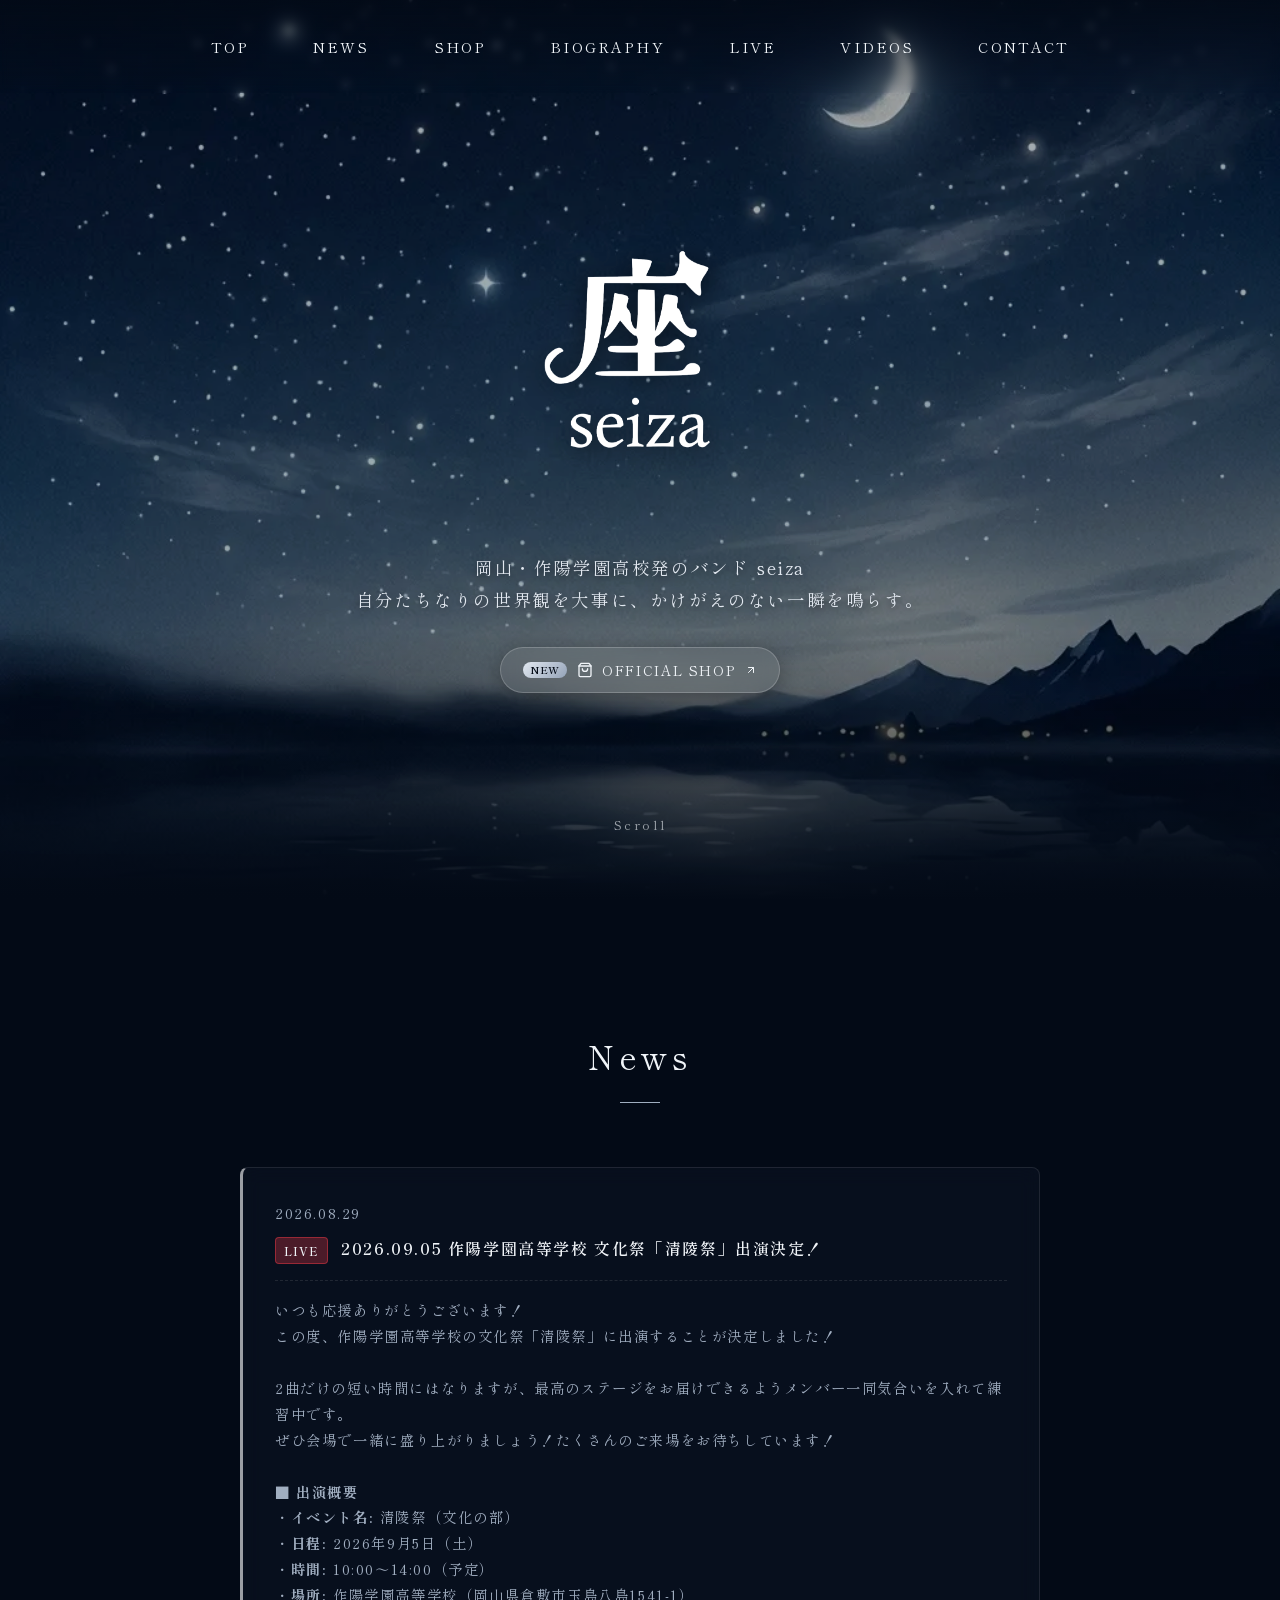
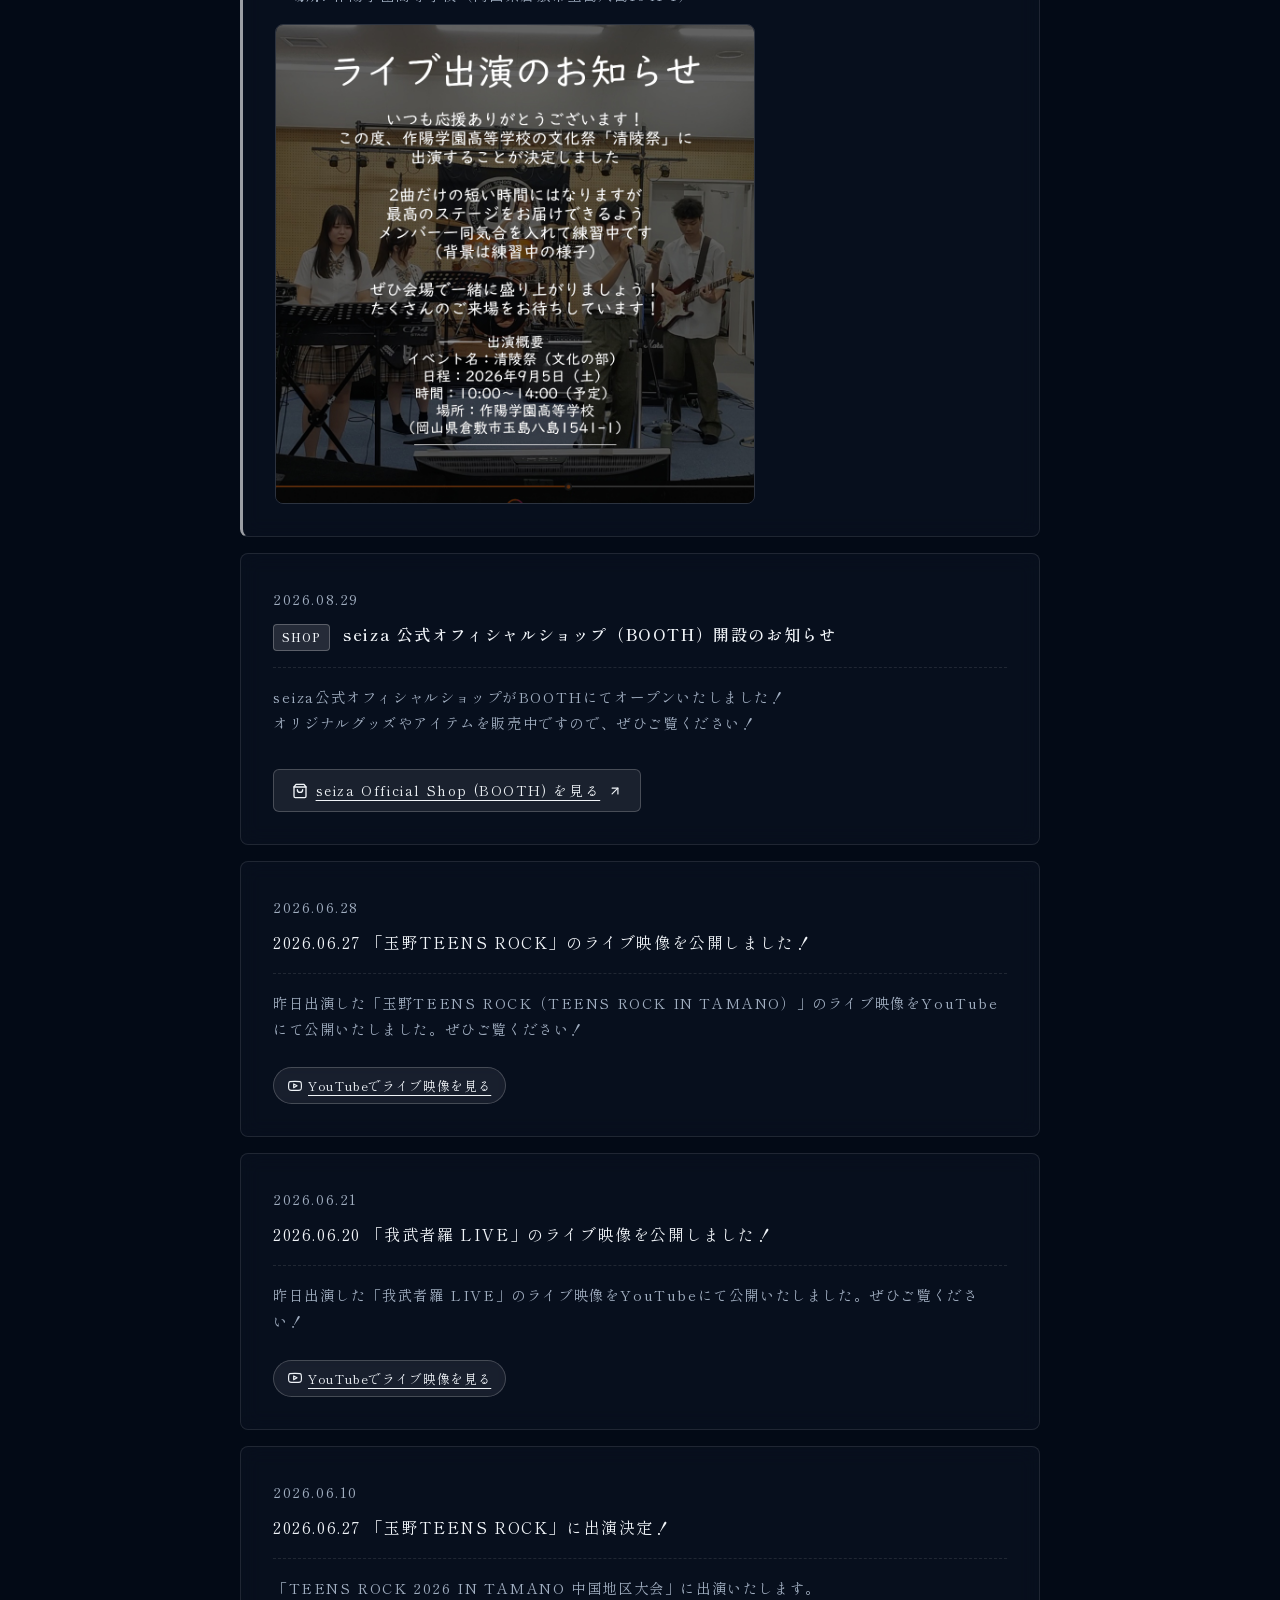
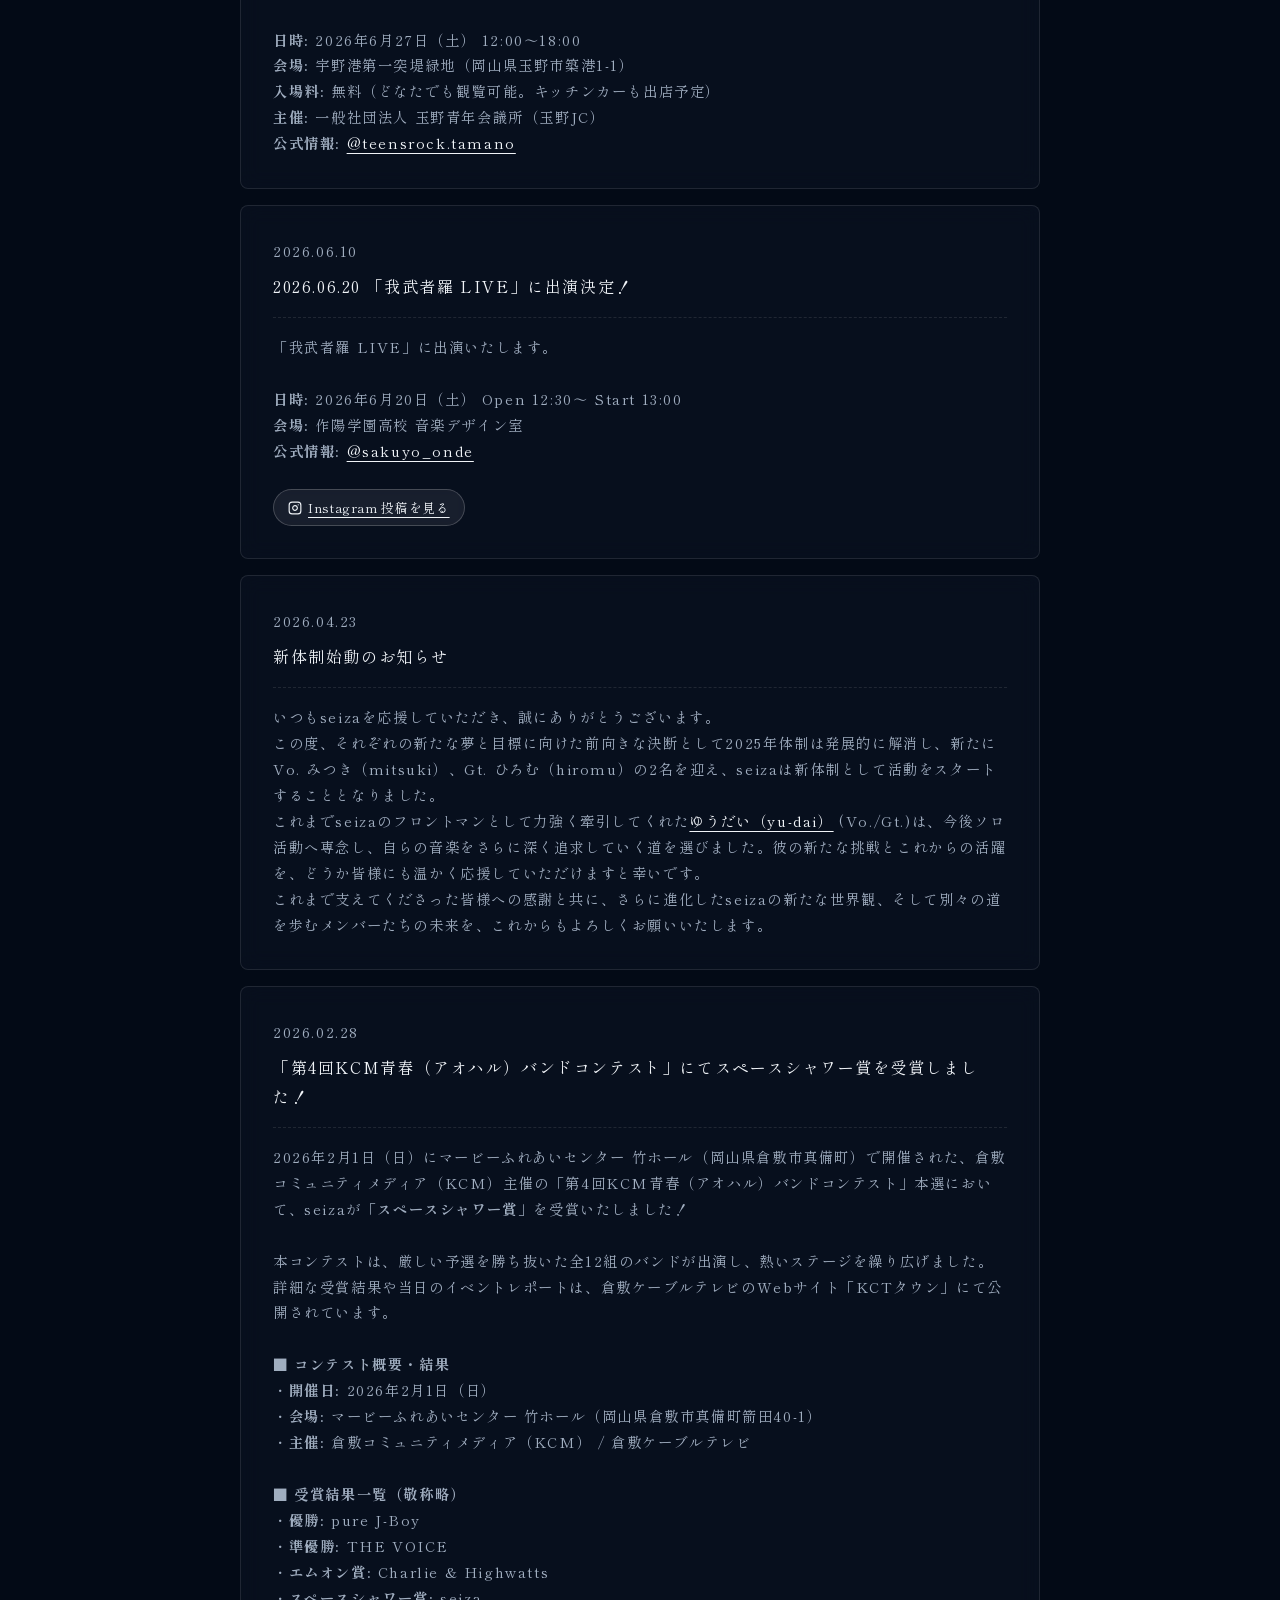
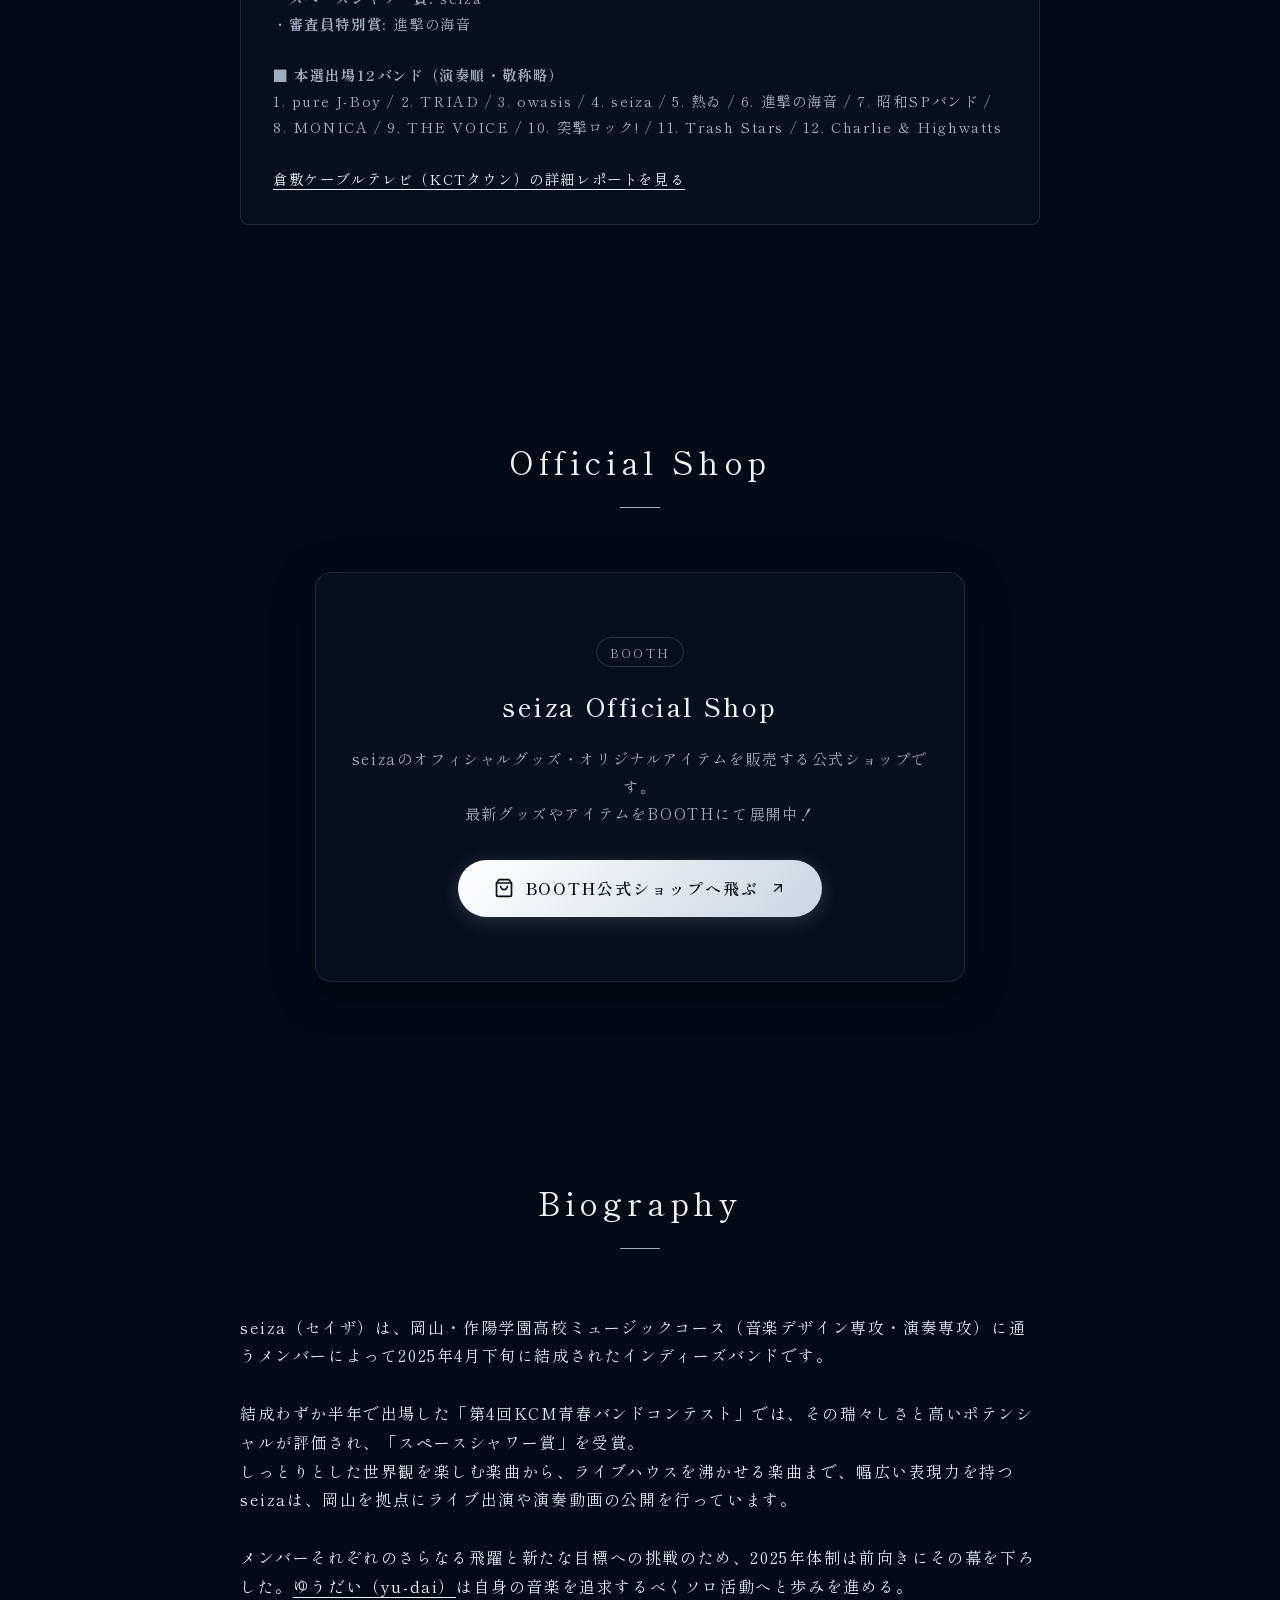
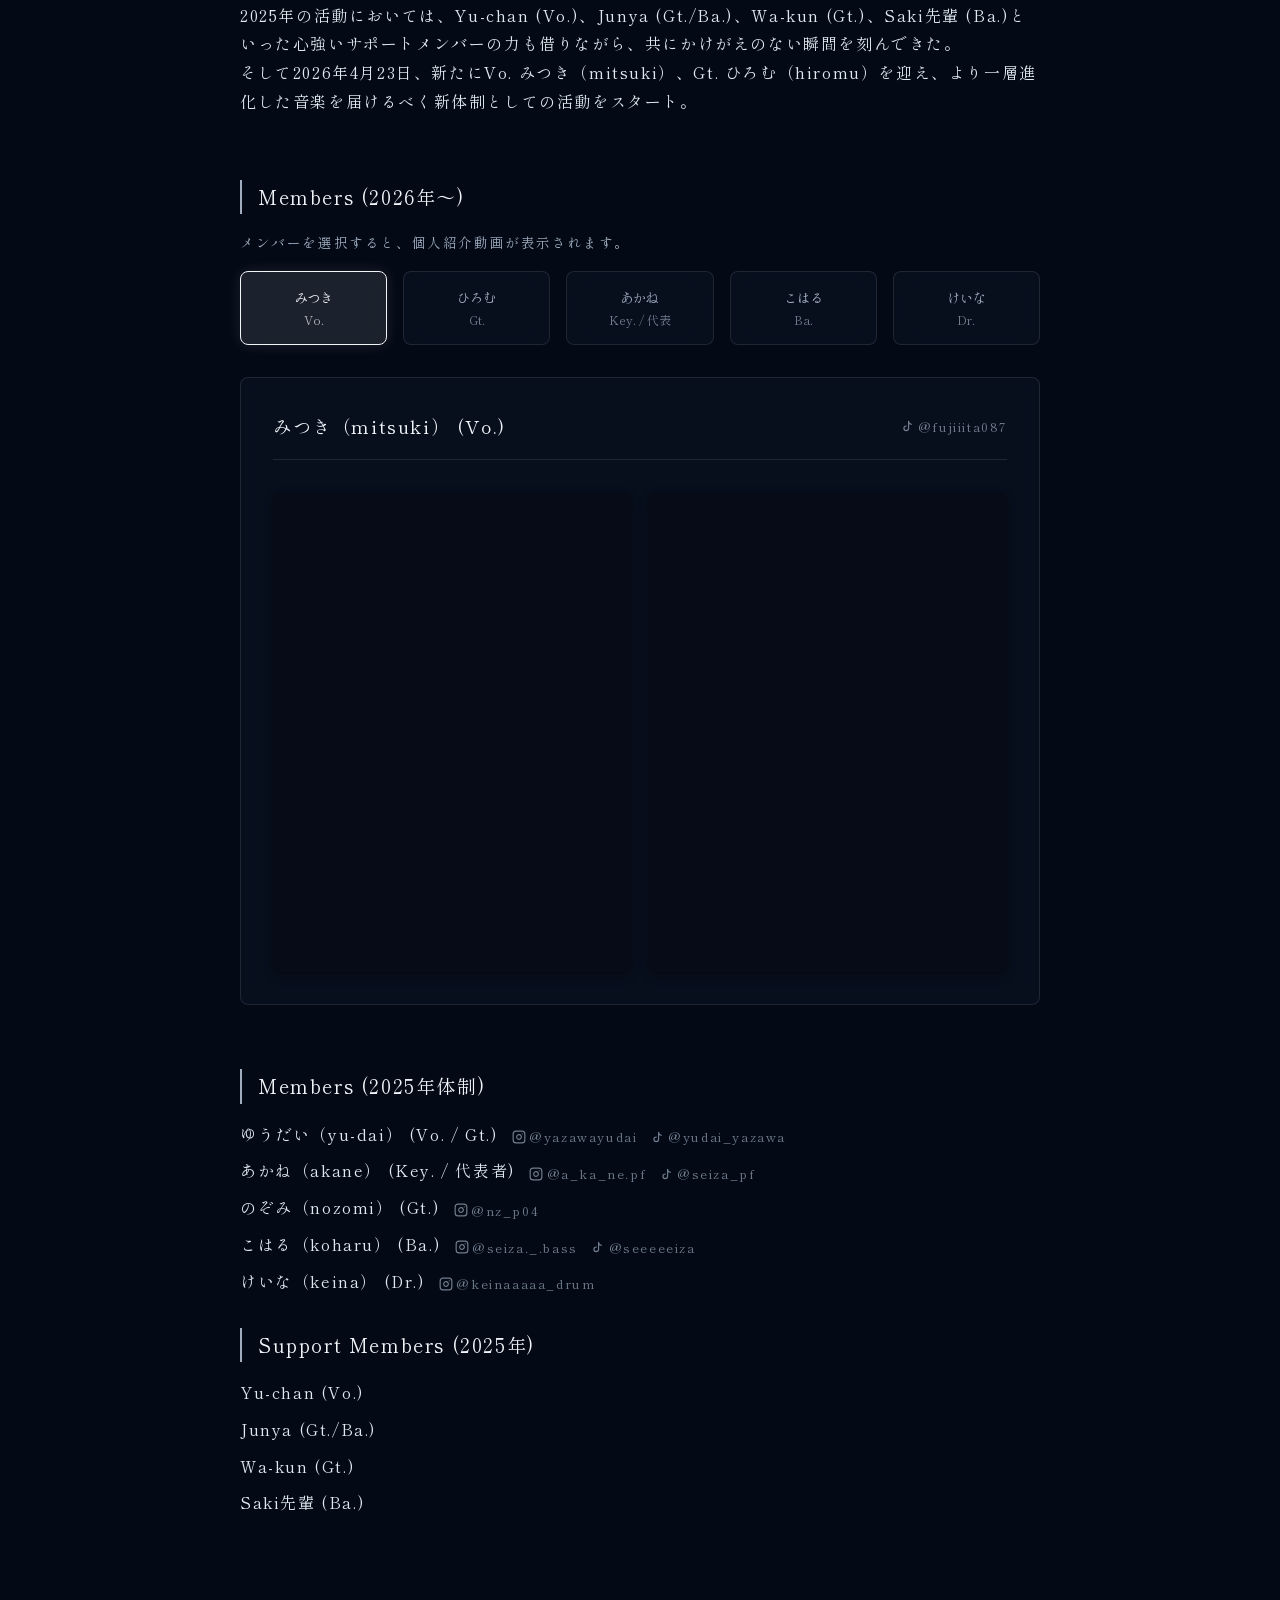
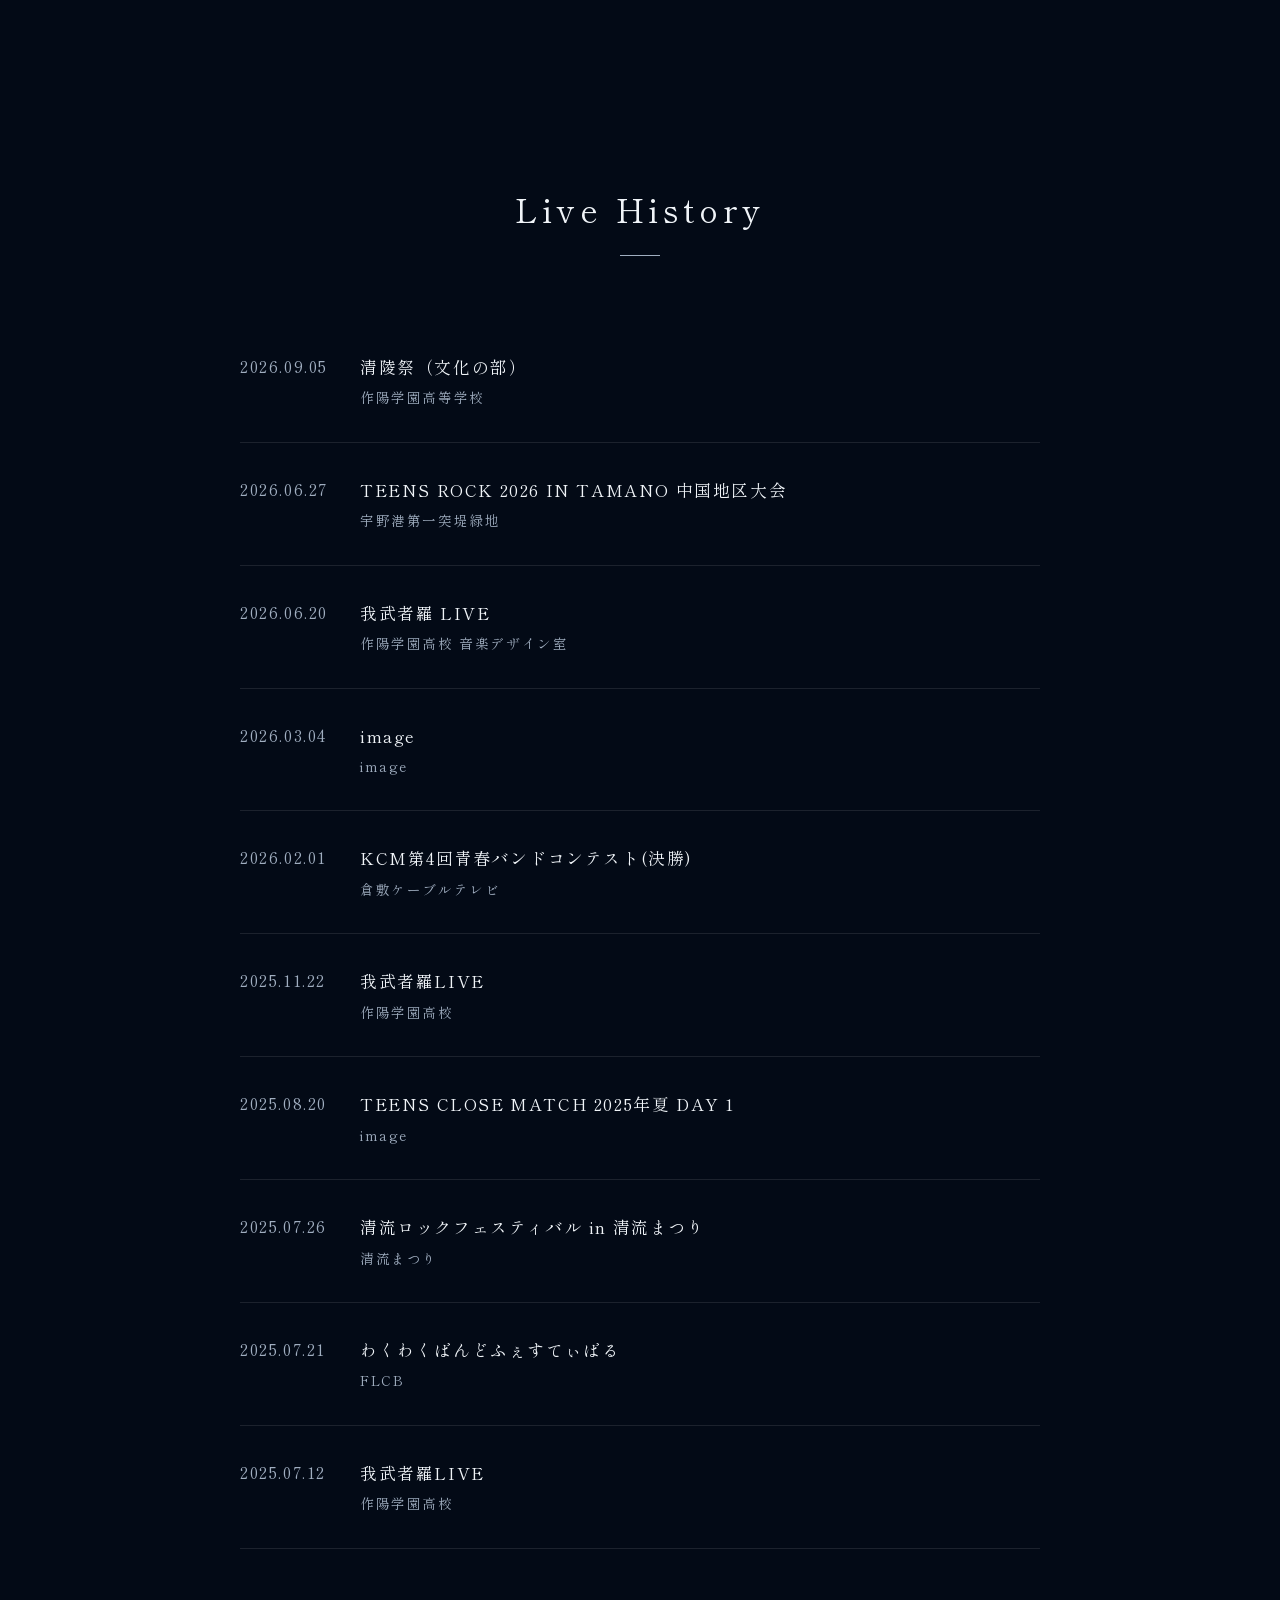
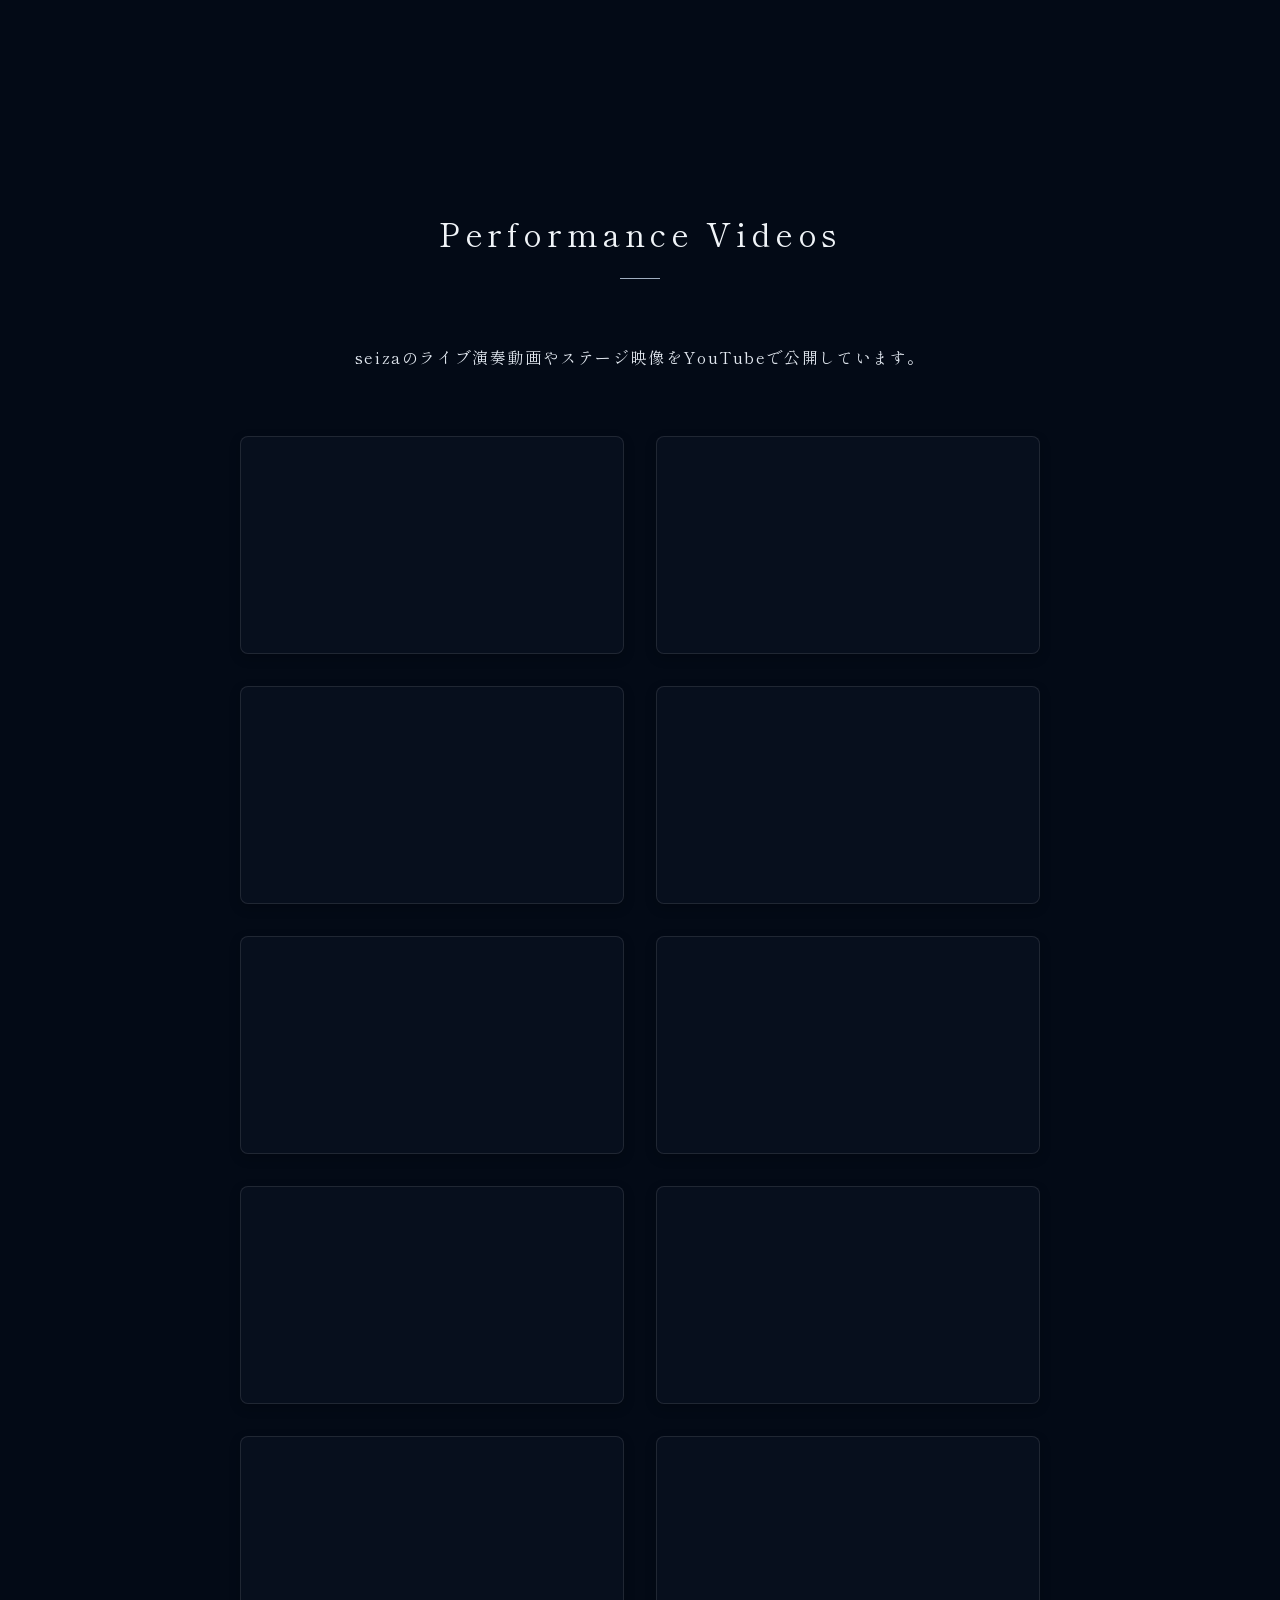
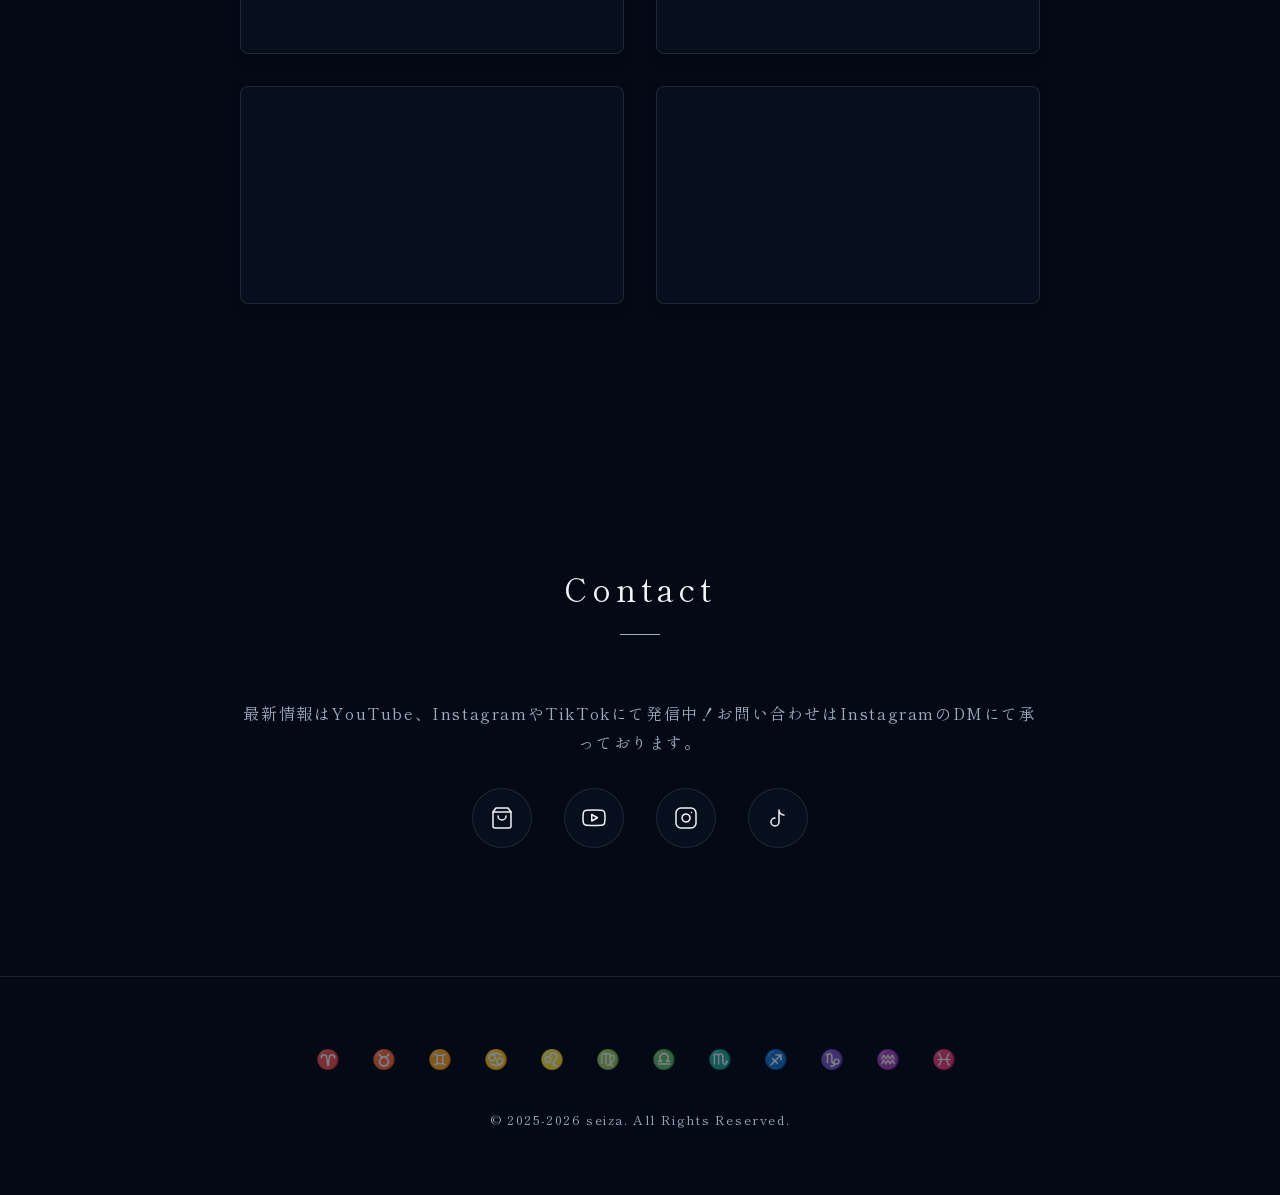
<file: index.html>
<!DOCTYPE html>
<html lang="ja">

<head>
    <meta charset="UTF-8">
    <meta name="viewport" content="width=device-width, initial-scale=1.0">
    <title>seiza（バンド）Official Website</title>
    <meta name="description" content="岡山・作陽学園高校発のインディーズバンド「seiza」の公式サイト。プロフィール、メンバー、ライブ情報、演奏動画を掲載しています。">
    <link rel="canonical" href="https://seiza-official.pages.dev/">

    <!-- OGP -->
    <meta property="og:title" content="seiza（バンド）Official Website">
    <meta property="og:description" content="岡山・作陽学園高校発のインディーズバンド「seiza」の公式サイト。プロフィール、メンバー、ライブ情報、演奏動画を掲載しています。">
    <meta property="og:image" content="https://seiza-official.pages.dev/logo.png">
    <meta property="og:url" content="https://seiza-official.pages.dev/">
    <meta property="og:type" content="website">
    <meta property="og:site_name" content="seiza Official Website">

    <!-- Twitter Card -->
    <meta name="twitter:card" content="summary_large_image">
    <meta name="twitter:title" content="seiza（バンド）Official Website">
    <meta name="twitter:description" content="岡山・作陽学園高校発のインディーズバンド「seiza」の公式サイト。">
    <meta name="twitter:image" content="https://seiza-official.pages.dev/logo.png">

    <!-- Structured Data (JSON-LD) -->
    <script type="application/ld+json">
    {
      "@context": "https://schema.org",
      "@type": "MusicGroup",
      "name": "seiza",
      "alternateName": ["seiza バンド", "seiza band"],
      "description": "岡山・作陽学園高校ミュージックコースに通うメンバーによって結成されたインディーズバンド。瑞々しさと高いポテンシャルで「自分たちなりの世界観を大事に、かけがえのない一瞬を鳴らす。」",
      "url": "https://seiza-official.pages.dev/",
      "logo": "https://seiza-official.pages.dev/logo.png",
      "genre": ["J-Pop", "Rock"],
      "foundingDate": "2025-04",
      "foundingLocation": {
        "@type": "Place",
        "name": "岡山県"
      },
      "member": [
        { "@type": "OrganizationRole", "member": { "@type": "Person", "name": "森本 光稀", "sameAs": "https://www.tiktok.com/@fujiiita087" }, "roleName": "Vocals" },
        { "@type": "OrganizationRole", "member": { "@type": "Person", "name": "片山 大夢", "sameAs": ["https://www.instagram.com/hiromu_munmun/", "https://www.tiktok.com/@hiromu_katayama"] }, "roleName": "Guitar" },
        { "@type": "OrganizationRole", "member": { "@type": "Person", "name": "片岡 明音", "sameAs": ["https://www.instagram.com/a_ka_ne.pf/", "https://www.tiktok.com/@seiza_pf"] }, "roleName": "Keyboard / Leader" },
        { "@type": "OrganizationRole", "member": { "@type": "Person", "name": "藤岡 心温", "sameAs": ["https://www.instagram.com/seiza._.bass/", "https://www.tiktok.com/@seeeeeiza"] }, "roleName": "Bass" },
        { "@type": "OrganizationRole", "member": { "@type": "Person", "name": "三村 蛍南", "sameAs": "https://www.instagram.com/keinaaaaa_drum/" }, "roleName": "Drums" }
      ],
      "sameAs": [
        "https://www.youtube.com/@seizaofficial",
        "https://www.instagram.com/seiza._official/",
        "https://www.tiktok.com/@seiiiiiza"
      ]
    }
    </script>

    <link rel="preconnect" href="https://fonts.googleapis.com">
    <link rel="preconnect" href="https://fonts.gstatic.com" crossorigin>
    <link href="https://fonts.googleapis.com/css2?family=Shippori+Mincho:wght@400;500;600&display=swap"
        rel="stylesheet">
    <link rel="stylesheet" href="style.css">
    <link rel="icon" href="logo.png" type="image/png">
</head>

<body>
    <div class="fixed-bg"></div>
    <header class="header">
        <nav>
            <ul>
                <li><a href="#top">Top</a></li>
                <li><a href="#news">News</a></li>
                <li><a href="#shop">Shop</a></li>
                <li><a href="#biography">Biography</a></li>
                <li><a href="#live">Live</a></li>
                <li><a href="#videos">Videos</a></li>
                <li><a href="#contact">Contact</a></li>
            </ul>
        </nav>
    </header>

    <main>
        <section id="top" class="hero">
            <div class="hero-bg"></div>
            <div class="hero-content fade-in">
                <h1>
                    <img src="logo.png" alt="seiza（バンド）公式ロゴ" class="logo-image">
                    <span class="visually-hidden">seiza（バンド）公式サイト</span>
                </h1>
                <p class="catchphrase">岡山・作陽学園高校発のバンド seiza<br>自分たちなりの世界観を大事に、かけがえのない一瞬を鳴らす。</p>
                <div class="hero-actions">
                    <a href="https://seiza-official.booth.pm/" target="_blank" rel="noopener noreferrer" class="hero-shop-btn">
                        <span class="badge-new">NEW</span>
                        <svg viewBox="0 0 24 24" fill="none" stroke="currentColor" stroke-width="2" stroke-linecap="round" stroke-linejoin="round" width="16" height="16"><path d="M6 2L3 6v14a2 2 0 0 0 2 2h14a2 2 0 0 0 2-2V6l-3-4z"></path><line x1="3" y1="6" x2="21" y2="6"></line><path d="M16 10a4 4 0 0 1-8 0"></path></svg>
                        OFFICIAL SHOP
                        <svg viewBox="0 0 24 24" fill="none" stroke="currentColor" stroke-width="2" stroke-linecap="round" stroke-linejoin="round" width="12" height="12"><line x1="7" y1="17" x2="17" y2="7"></line><polyline points="7 7 17 7 17 17"></polyline></svg>
                    </a>
                </div>
            </div>
            <div class="scroll-indicator">Scroll</div>
        </section>

        <section id="news" class="section">
            <div class="container fade-in">
                <h2 class="section-title">News</h2>
                <ul class="news-list">
                    <li class="news-featured">
                        <time datetime="2026-08-29">2026.08.29</time>
                        <p class="news-title-highlight"><span class="badge-tag" style="background: rgba(230, 57, 70, 0.3); border-color: rgba(230, 57, 70, 0.5);">LIVE</span> 2026.09.05 作陽学園高等学校 文化祭「清陵祭」出演決定！</p>
                        <div class="news-detail">
                            いつも応援ありがとうございます！<br>
                            この度、作陽学園高等学校の文化祭「清陵祭」に出演することが決定しました！<br><br>
                            2曲だけの短い時間にはなりますが、最高のステージをお届けできるようメンバー一同気合いを入れて練習中です。<br>
                            ぜひ会場で一緒に盛り上がりましょう！たくさんのご来場をお待ちしています！<br><br>
                            <strong>■ 出演概要</strong><br>
                            ・<strong>イベント名:</strong> 清陵祭（文化の部）<br>
                            ・<strong>日程:</strong> 2026年9月5日（土）<br>
                            ・<strong>時間:</strong> 10:00〜14:00（予定）<br>
                            ・<strong>場所:</strong> 作陽学園高等学校（岡山県倉敷市玉島八島1541-1）<br>
                            <img src="news_20260905.jpg" alt="作陽学園高等学校 文化祭「清陵祭」ライブ出演のお知らせ" class="news-img">
                        </div>
                    </li>
                    <li>
                        <time datetime="2026-08-29">2026.08.29</time>
                        <p class="news-title-highlight"><span class="badge-tag">SHOP</span> seiza 公式オフィシャルショップ（BOOTH）開設のお知らせ</p>
                        <div class="news-detail">
                            seiza公式オフィシャルショップがBOOTHにてオープンいたしました！<br>
                            オリジナルグッズやアイテムを販売中ですので、ぜひご覧ください！<br><br>
                            <a href="https://seiza-official.booth.pm/" target="_blank" rel="noopener noreferrer" class="shop-post-link">
                                <svg viewBox="0 0 24 24" fill="none" stroke="currentColor" stroke-width="2" stroke-linecap="round" stroke-linejoin="round" width="16" height="16"><path d="M6 2L3 6v14a2 2 0 0 0 2 2h14a2 2 0 0 0 2-2V6l-3-4z"></path><line x1="3" y1="6" x2="21" y2="6"></line><path d="M16 10a4 4 0 0 1-8 0"></path></svg>
                                seiza Official Shop (BOOTH) を見る
                                <svg viewBox="0 0 24 24" fill="none" stroke="currentColor" stroke-width="2" stroke-linecap="round" stroke-linejoin="round" width="14" height="14"><line x1="7" y1="17" x2="17" y2="7"></line><polyline points="7 7 17 7 17 17"></polyline></svg>
                            </a>
                        </div>
                    </li>
                    <li>
                        <time datetime="2026-06-28">2026.06.28</time>
                        <p>2026.06.27 「玉野TEENS ROCK」のライブ映像を公開しました！</p>
                        <div class="news-detail">
                            昨日出演した「玉野TEENS ROCK（TEENS ROCK IN TAMANO）」のライブ映像をYouTubeにて公開いたしました。ぜひご覧ください！<br><br>
                            <a href="https://www.youtube.com/watch?v=fxrosiUBxY8" target="_blank" rel="noopener noreferrer" class="yt-post-link">
                                <svg viewBox="0 0 24 24" fill="none" stroke="currentColor" stroke-width="2" stroke-linecap="round" stroke-linejoin="round" width="14" height="14"><path d="M22.54 6.42a2.78 2.78 0 0 0-1.94-2C18.88 4 12 4 12 4s-6.88 0-8.6.46a2.78 2.78 0 0 0-1.94 2A29 29 0 0 0 1 11.75a29 29 0 0 0 .46 5.33A2.78 2.78 0 0 0 3.4 19c1.72.46 8.6.46 8.6.46s6.88 0 8.6-.46a2.78 2.78 0 0 0 1.94-2 29 29 0 0 0 .46-5.25 29 29 0 0 0-.46-5.33z"></path><polygon points="9.75 15.02 15.5 11.75 9.75 8.48 9.75 15.02"></polygon></svg>
                                YouTubeでライブ映像を見る
                            </a>
                        </div>
                    </li>
                    <li>
                        <time datetime="2026-06-21">2026.06.21</time>
                        <p>2026.06.20 「我武者羅 LIVE」のライブ映像を公開しました！</p>
                        <div class="news-detail">
                            昨日出演した「我武者羅 LIVE」のライブ映像をYouTubeにて公開いたしました。ぜひご覧ください！<br><br>
                            <a href="https://www.youtube.com/watch?v=B4Ocl-1M-_4" target="_blank" rel="noopener noreferrer" class="yt-post-link">
                                <svg viewBox="0 0 24 24" fill="none" stroke="currentColor" stroke-width="2" stroke-linecap="round" stroke-linejoin="round" width="14" height="14"><path d="M22.54 6.42a2.78 2.78 0 0 0-1.94-2C18.88 4 12 4 12 4s-6.88 0-8.6.46a2.78 2.78 0 0 0-1.94 2A29 29 0 0 0 1 11.75a29 29 0 0 0 .46 5.33A2.78 2.78 0 0 0 3.4 19c1.72.46 8.6.46 8.6.46s6.88 0 8.6-.46a2.78 2.78 0 0 0 1.94-2 29 29 0 0 0 .46-5.25 29 29 0 0 0-.46-5.33z"></path><polygon points="9.75 15.02 15.5 11.75 9.75 8.48 9.75 15.02"></polygon></svg>
                                YouTubeでライブ映像を見る
                            </a>
                        </div>
                    </li>
                    <li>
                        <time datetime="2026-06-10">2026.06.10</time>
                        <p>2026.06.27 「玉野TEENS ROCK」に出演決定！</p>
                        <div class="news-detail">
                            「TEENS ROCK 2026 IN TAMANO 中国地区大会」に出演いたします。<br><br>
                            <strong>日時:</strong> 2026年6月27日（土） 12:00～18:00<br>
                            <strong>会場:</strong> 宇野港第一突堤緑地（岡山県玉野市築港1-1）<br>
                            <strong>入場料:</strong> 無料（どなたでも観覧可能。キッチンカーも出店予定）<br>
                            <strong>主催:</strong> 一般社団法人 玉野青年会議所（玉野JC）<br>
                            <strong>公式情報:</strong> <a href="https://www.instagram.com/teensrock.tamano/" target="_blank" rel="noopener noreferrer">@teensrock.tamano</a>
                        </div>
                    </li>
                    <li>
                        <time datetime="2026-06-10">2026.06.10</time>
                        <p>2026.06.20 「我武者羅 LIVE」に出演決定！</p>
                        <div class="news-detail">
                            「我武者羅 LIVE」に出演いたします。<br><br>
                            <strong>日時:</strong> 2026年6月20日（土） Open 12:30〜 Start 13:00<br>
                            <strong>会場:</strong> 作陽学園高校 音楽デザイン室<br>
                            <strong>公式情報:</strong> <a href="https://www.instagram.com/p/DZlZrZUEoRq/?utm_source=ig_web_copy_link&igsh=MzRlODBiNWFlZA==" target="_blank" rel="noopener noreferrer">@sakuyo_onde</a><br><br>
                            <a href="https://www.instagram.com/p/DZlZrZUEoRq/?utm_source=ig_web_copy_link&igsh=MzRlODBiNWFlZA==" target="_blank" rel="noopener noreferrer" class="ig-post-link">
                                <svg viewBox="0 0 24 24" fill="none" stroke="currentColor" stroke-width="2" stroke-linecap="round" stroke-linejoin="round" width="14" height="14"><rect x="2" y="2" width="20" height="20" rx="5" ry="5"></rect><path d="M16 11.37A4 4 0 1 1 12.63 8 4 4 0 0 1 16 11.37z"></path><line x1="17.5" y1="6.5" x2="17.51" y2="6.5"></line></svg>
                                Instagram 投稿を見る
                            </a>
                        </div>
                    </li>
                    <li>
                        <time datetime="2026-04-23">2026.04.23</time>
                        <p>新体制始動のお知らせ</p>
                        <div class="news-detail">
                            いつもseizaを応援していただき、誠にありがとうございます。<br>
                            この度、それぞれの新たな夢と目標に向けた前向きな決断として2025年体制は発展的に解消し、新たにVo. みつき（mitsuki）、Gt.
                            ひろむ（hiromu）の2名を迎え、seizaは新体制として活動をスタートすることとなりました。<br>
                            これまでseizaのフロントマンとして力強く牽引してくれた<a href="https://www.instagram.com/yazawayudai/" target="_blank" rel="noopener noreferrer">ゆうだい（yu-dai）</a>
                            (Vo./Gt.)は、今後ソロ活動へ専念し、自らの音楽をさらに深く追求していく道を選びました。彼の新たな挑戦とこれからの活躍を、どうか皆様にも温かく応援していただけますと幸いです。<br>
                            これまで支えてくださった皆様への感謝と共に、さらに進化したseizaの新たな世界観、そして別々の道を歩むメンバーたちの未来を、これからもよろしくお願いいたします。
                        </div>
                    </li>
                    <li>
                        <time datetime="2026-02-28">2026.02.28</time>
                        <p>「第4回KCM青春（アオハル）バンドコンテスト」にてスペースシャワー賞を受賞しました！</p>
                        <div class="news-detail">
                            2026年2月1日（日）にマービーふれあいセンター 竹ホール（岡山県倉敷市真備町）で開催された、倉敷コミュニティメディア（KCM）主催の「第4回KCM青春（アオハル）バンドコンテスト」本選において、seizaが<strong>「スペースシャワー賞」</strong>を受賞いたしました！<br><br>
                            本コンテストは、厳しい予選を勝ち抜いた全12組のバンドが出演し、熱いステージを繰り広げました。<br>
                            詳細な受賞結果や当日のイベントレポートは、倉敷ケーブルテレビのWebサイト「KCTタウン」にて公開されています。<br><br>
                            <strong>■ コンテスト概要・結果</strong><br>
                            ・<strong>開催日:</strong> 2026年2月1日（日）<br>
                            ・<strong>会場:</strong> マービーふれあいセンター 竹ホール（岡山県倉敷市真備町箭田40-1）<br>
                            ・<strong>主催:</strong> 倉敷コミュニティメディア（KCM） / 倉敷ケーブルテレビ<br><br>
                            <strong>■ 受賞結果一覧（敬称略）</strong><br>
                            ・<strong>優勝:</strong> pure J-Boy<br>
                            ・<strong>準優勝:</strong> THE VOICE<br>
                            ・<strong>エムオン賞:</strong> Charlie & Highwatts<br>
                            ・<strong>スペースシャワー賞:</strong> seiza<br>
                            ・<strong>審査員特別賞:</strong> 進撃の海音<br><br>
                            <strong>■ 本選出場12バンド（演奏順・敬称略）</strong><br>
                            1. pure J-Boy / 2. TRIAD / 3. owasis / 4. seiza / 5. 熱ゐ / 6. 進撃の海音 / 7. 昭和SPバンド / 8. MONICA / 9. THE VOICE / 10. 突撃ロック! / 11. Trash Stars / 12. Charlie & Highwatts<br><br>
                            <a href="https://town.kct.co.jp/local/010953.html" target="_blank" rel="noopener noreferrer">
                                倉敷ケーブルテレビ（KCTタウン）の詳細レポートを見る
                            </a>
                        </div>
                    </li>
                </ul>
            </div>
        </section>

        <section id="shop" class="section">
            <div class="container fade-in text-center">
                <h2 class="section-title">Official Shop</h2>
                <div class="shop-card">
                    <div class="shop-card-badge">BOOTH</div>
                    <h3 class="shop-card-title">seiza Official Shop</h3>
                    <p class="shop-card-desc">
                        seizaのオフィシャルグッズ・オリジナルアイテムを販売する公式ショップです。<br>
                        最新グッズやアイテムをBOOTHにて展開中！
                    </p>
                    <a href="https://seiza-official.booth.pm/" target="_blank" rel="noopener noreferrer" class="shop-cta-btn">
                        <svg viewBox="0 0 24 24" fill="none" stroke="currentColor" stroke-width="2" stroke-linecap="round" stroke-linejoin="round" width="20" height="20"><path d="M6 2L3 6v14a2 2 0 0 0 2 2h14a2 2 0 0 0 2-2V6l-3-4z"></path><line x1="3" y1="6" x2="21" y2="6"></line><path d="M16 10a4 4 0 0 1-8 0"></path></svg>
                        <span>BOOTH公式ショップへ飛ぶ</span>
                        <svg viewBox="0 0 24 24" fill="none" stroke="currentColor" stroke-width="2" stroke-linecap="round" stroke-linejoin="round" width="16" height="16" class="external-icon"><line x1="7" y1="17" x2="17" y2="7"></line><polyline points="7 7 17 7 17 17"></polyline></svg>
                    </a>
                </div>
            </div>
        </section>

        <section id="biography" class="section">
            <div class="container fade-in">
                <h2 class="section-title">Biography</h2>
                <div class="bio-content">
                    <p>
                        seiza（セイザ）は、岡山・作陽学園高校ミュージックコース（音楽デザイン専攻・演奏専攻）に通うメンバーによって2025年4月下旬に結成されたインディーズバンドです。<br><br>
                        結成わずか半年で出場した「第4回KCM青春バンドコンテスト」では、その瑞々しさと高いポテンシャルが評価され、「スペースシャワー賞」を受賞。<br>
                        しっとりとした世界観を楽しむ楽曲から、ライブハウスを沸かせる楽曲まで、幅広い表現力を持つseizaは、岡山を拠点にライブ出演や演奏動画の公開を行っています。<br><br>
                        メンバーそれぞれのさらなる飛躍と新たな目標への挑戦のため、2025年体制は前向きにその幕を下ろした。<a href="https://www.instagram.com/yazawayudai/" target="_blank" rel="noopener noreferrer">ゆうだい（yu-dai）</a>は自身の音楽を追求するべくソロ活動へと歩みを進める。<br>
                        2025年の活動においては、Yu-chan (Vo.)、Junya (Gt./Ba.)、Wa-kun (Gt.)、Saki先輩
                        (Ba.)といった心強いサポートメンバーの力も借りながら、共にかけがえのない瞬間を刻んできた。<br>
                        そして2026年4月23日、新たにVo. みつき（mitsuki）、Gt. ひろむ（hiromu）を迎え、より一層進化した音楽を届けるべく新体制としての活動をスタート。
                    </p>

                    <h3 class="members-title">Members (2026年〜)</h3>
                    <p style="font-size: 0.85rem; color: var(--color-text-muted); margin-bottom: var(--spacing-sm);">メンバーを選択すると、個人紹介動画が表示されます。</p>
                    
                    <!-- メンバー選択タブ -->
                    <div class="members-tabs">
                        <button class="member-tab-btn active" data-member="mitsuki">
                            みつき
                            <span class="part">Vo.</span>
                        </button>
                        <button class="member-tab-btn" data-member="hiromu">
                            ひろむ
                            <span class="part">Gt.</span>
                        </button>
                        <button class="member-tab-btn" data-member="akane">
                            あかね
                            <span class="part">Key. / 代表</span>
                        </button>
                        <button class="member-tab-btn" data-member="koharu">
                            こはる
                            <span class="part">Ba.</span>
                        </button>
                        <button class="member-tab-btn" data-member="keina">
                            けいな
                            <span class="part">Dr.</span>
                        </button>
                    </div>

                    <!-- メンバー詳細・動画表示エリア -->
                    <div class="member-panes">
                        <!-- みつき (Vo.) -->
                        <div class="member-pane active" id="pane-mitsuki">
                            <div class="member-pane-header">
                                <span class="member-pane-title">みつき（mitsuki） (Vo.)</span>
                                <a href="https://www.tiktok.com/@fujiiita087" target="_blank" rel="noopener noreferrer" class="member-sns"><svg viewBox="0 0 24 24" fill="none" stroke="currentColor" stroke-width="2" stroke-linecap="round" stroke-linejoin="round"><path d="M9 12a4 4 0 1 0 4 4V4a5 5 0 0 0 5 5"></path></svg>@fujiiita087</a>
                            </div>
                            <div class="instagram-videos-grid">
                                <div class="instagram-video-item">
                                    <iframe src="about:blank" data-src="https://www.tiktok.com/embed/v2/7630766469126573332" loading="lazy" scrolling="no" allowtransparency="true" allowfullscreen="true" frameborder="0"></iframe>
                                </div>
                                <div class="instagram-video-item">
                                    <iframe src="about:blank" data-src="https://www.tiktok.com/embed/v2/7629682443834051860" loading="lazy" scrolling="no" allowtransparency="true" allowfullscreen="true" frameborder="0"></iframe>
                                </div>
                            </div>
                        </div>

                        <!-- ひろむ (Gt.) -->
                        <div class="member-pane" id="pane-hiromu">
                            <div class="member-pane-header">
                                <span class="member-pane-title">ひろむ（hiromu） (Gt.)</span>
                                <div>
                                    <a href="https://www.instagram.com/hiromu_munmun/" target="_blank" rel="noopener noreferrer" class="member-sns"><svg viewBox="0 0 24 24" fill="none" stroke="currentColor" stroke-width="2" stroke-linecap="round" stroke-linejoin="round"><rect x="2" y="2" width="20" height="20" rx="5" ry="5"></rect><path d="M16 11.37A4 4 0 1 1 12.63 8 4 4 0 0 1 16 11.37z"></path><line x1="17.5" y1="6.5" x2="17.51" y2="6.5"></line></svg>@hiromu_munmun</a>
                                    <a href="https://www.tiktok.com/@hiromu_katayama" target="_blank" rel="noopener noreferrer" class="member-sns"><svg viewBox="0 0 24 24" fill="none" stroke="currentColor" stroke-width="2" stroke-linecap="round" stroke-linejoin="round"><path d="M9 12a4 4 0 1 0 4 4V4a5 5 0 0 0 5 5"></path></svg>@hiromu_katayama</a>
                                </div>
                            </div>
                            <div class="instagram-videos-grid">
                                <div class="instagram-video-item">
                                    <iframe src="about:blank" data-src="https://www.tiktok.com/embed/v2/7648530989509070101" scrolling="no" allowtransparency="true" allowfullscreen="true" frameborder="0"></iframe>
                                </div>
                                <div class="instagram-video-item">
                                    <iframe src="about:blank" data-src="https://www.tiktok.com/embed/v2/7636762231572548885" scrolling="no" allowtransparency="true" allowfullscreen="true" frameborder="0"></iframe>
                                </div>

                            </div>
                        </div>

                        <!-- あかね (Key.) -->
                        <div class="member-pane" id="pane-akane">
                            <div class="member-pane-header">
                                <span class="member-pane-title">あかね（akane） (Key. / 代表者)</span>
                                <a href="https://www.instagram.com/a_ka_ne.pf/" target="_blank" rel="noopener noreferrer" class="member-sns"><svg viewBox="0 0 24 24" fill="none" stroke="currentColor" stroke-width="2" stroke-linecap="round" stroke-linejoin="round"><rect x="2" y="2" width="20" height="20" rx="5" ry="5"></rect><path d="M16 11.37A4 4 0 1 1 12.63 8 4 4 0 0 1 16 11.37z"></path><line x1="17.5" y1="6.5" x2="17.51" y2="6.5"></line></svg>@a_ka_ne.pf</a>
                                <a href="https://www.tiktok.com/@seiza_pf" target="_blank" rel="noopener noreferrer" class="member-sns"><svg viewBox="0 0 24 24" fill="none" stroke="currentColor" stroke-width="2" stroke-linecap="round" stroke-linejoin="round"><path d="M9 12a4 4 0 1 0 4 4V4a5 5 0 0 0 5 5"></path></svg>@seiza_pf</a>
                            </div>
                            <div class="instagram-videos-grid">
                                <div class="instagram-video-item">
                                    <iframe src="about:blank" data-src="https://www.tiktok.com/embed/v2/7661603869490728210" scrolling="no" allowtransparency="true" allowfullscreen="true" frameborder="0"></iframe>
                                </div>
                                <div class="instagram-video-item">
                                    <iframe src="about:blank" data-src="https://www.tiktok.com/embed/v2/7634021306362596615" scrolling="no" allowtransparency="true" allowfullscreen="true" frameborder="0"></iframe>
                                </div>

                            </div>
                        </div>

                        <!-- こはる (Ba.) -->
                        <div class="member-pane" id="pane-koharu">
                            <div class="member-pane-header">
                                <span class="member-pane-title">こはる（koharu） (Ba.)</span>
                                <a href="https://www.instagram.com/seiza._.bass/" target="_blank" rel="noopener noreferrer" class="member-sns"><svg viewBox="0 0 24 24" fill="none" stroke="currentColor" stroke-width="2" stroke-linecap="round" stroke-linejoin="round"><rect x="2" y="2" width="20" height="20" rx="5" ry="5"></rect><path d="M16 11.37A4 4 0 1 1 12.63 8 4 4 0 0 1 16 11.37z"></path><line x1="17.5" y1="6.5" x2="17.51" y2="6.5"></line></svg>@seiza._.bass</a>
                                <a href="https://www.tiktok.com/@seeeeeiza" target="_blank" rel="noopener noreferrer" class="member-sns"><svg viewBox="0 0 24 24" fill="none" stroke="currentColor" stroke-width="2" stroke-linecap="round" stroke-linejoin="round"><path d="M9 12a4 4 0 1 0 4 4V4a5 5 0 0 0 5 5"></path></svg>@seeeeeiza</a>
                            </div>
                            <div class="instagram-videos-grid">
                                <div class="instagram-video-item">
                                    <iframe src="about:blank" data-src="https://www.tiktok.com/embed/v2/7657529098935340308" scrolling="no" allowtransparency="true" allowfullscreen="true" frameborder="0"></iframe>
                                </div>
                                <div class="instagram-video-item">
                                    <iframe src="about:blank" data-src="https://www.tiktok.com/embed/v2/7657527437890227476" scrolling="no" allowtransparency="true" allowfullscreen="true" frameborder="0"></iframe>
                                </div>
                            </div>
                        </div>

                        <!-- けいな (Dr.) -->
                        <div class="member-pane" id="pane-keina">
                            <div class="member-pane-header">
                                <span class="member-pane-title">けいな（keina） (Dr.)</span>
                                <a href="https://www.instagram.com/keinaaaaa_drum/" target="_blank" rel="noopener noreferrer" class="member-sns"><svg viewBox="0 0 24 24" fill="none" stroke="currentColor" stroke-width="2" stroke-linecap="round" stroke-linejoin="round"><rect x="2" y="2" width="20" height="20" rx="5" ry="5"></rect><path d="M16 11.37A4 4 0 1 1 12.63 8 4 4 0 0 1 16 11.37z"></path><line x1="17.5" y1="6.5" x2="17.51" y2="6.5"></line></svg>@keinaaaaa_drum</a>
                            </div>
                            <div class="instagram-videos-grid single-video">
                                <div class="instagram-video-item">
                                    <iframe src="about:blank" data-src="https://www.instagram.com/reel/DQB7m_Ck1xt/embed/" scrolling="no" allowtransparency="true" allowfullscreen="true" frameborder="0"></iframe>
                                </div>
                            </div>
                        </div>
                    </div>

                    <h3 class="members-title" style="margin-top: 2rem;">Members (2025年体制)</h3>
                    <ul class="members-list">
                        <li>ゆうだい（yu-dai） (Vo. / Gt.) <a href="https://www.instagram.com/yazawayudai/" target="_blank" rel="noopener noreferrer" class="member-sns"><svg viewBox="0 0 24 24" fill="none" stroke="currentColor" stroke-width="2" stroke-linecap="round" stroke-linejoin="round"><rect x="2" y="2" width="20" height="20" rx="5" ry="5"></rect><path d="M16 11.37A4 4 0 1 1 12.63 8 4 4 0 0 1 16 11.37z"></path><line x1="17.5" y1="6.5" x2="17.51" y2="6.5"></line></svg>@yazawayudai</a> <a href="https://www.tiktok.com/@yudai_yazawa" target="_blank" rel="noopener noreferrer" class="member-sns"><svg viewBox="0 0 24 24" fill="none" stroke="currentColor" stroke-width="2" stroke-linecap="round" stroke-linejoin="round"><path d="M9 12a4 4 0 1 0 4 4V4a5 5 0 0 0 5 5"></path></svg>@yudai_yazawa</a></li>
                        <li>あかね（akane） (Key. / 代表者) <a href="https://www.instagram.com/a_ka_ne.pf/" target="_blank" rel="noopener noreferrer" class="member-sns"><svg viewBox="0 0 24 24" fill="none" stroke="currentColor" stroke-width="2" stroke-linecap="round" stroke-linejoin="round"><rect x="2" y="2" width="20" height="20" rx="5" ry="5"></rect><path d="M16 11.37A4 4 0 1 1 12.63 8 4 4 0 0 1 16 11.37z"></path><line x1="17.5" y1="6.5" x2="17.51" y2="6.5"></line></svg>@a_ka_ne.pf</a> <a href="https://www.tiktok.com/@seiza_pf" target="_blank" rel="noopener noreferrer" class="member-sns"><svg viewBox="0 0 24 24" fill="none" stroke="currentColor" stroke-width="2" stroke-linecap="round" stroke-linejoin="round"><path d="M9 12a4 4 0 1 0 4 4V4a5 5 0 0 0 5 5"></path></svg>@seiza_pf</a></li>
                        <li>のぞみ（nozomi） (Gt.) <a href="https://www.instagram.com/nz_p04/" target="_blank" rel="noopener noreferrer" class="member-sns"><svg viewBox="0 0 24 24" fill="none" stroke="currentColor" stroke-width="2" stroke-linecap="round" stroke-linejoin="round"><rect x="2" y="2" width="20" height="20" rx="5" ry="5"></rect><path d="M16 11.37A4 4 0 1 1 12.63 8 4 4 0 0 1 16 11.37z"></path><line x1="17.5" y1="6.5" x2="17.51" y2="6.5"></line></svg>@nz_p04</a></li>
                        <li>こはる（koharu） (Ba.) <a href="https://www.instagram.com/seiza._.bass/" target="_blank" rel="noopener noreferrer" class="member-sns"><svg viewBox="0 0 24 24" fill="none" stroke="currentColor" stroke-width="2" stroke-linecap="round" stroke-linejoin="round"><rect x="2" y="2" width="20" height="20" rx="5" ry="5"></rect><path d="M16 11.37A4 4 0 1 1 12.63 8 4 4 0 0 1 16 11.37z"></path><line x1="17.5" y1="6.5" x2="17.51" y2="6.5"></line></svg>@seiza._.bass</a> <a href="https://www.tiktok.com/@seeeeeiza" target="_blank" rel="noopener noreferrer" class="member-sns"><svg viewBox="0 0 24 24" fill="none" stroke="currentColor" stroke-width="2" stroke-linecap="round" stroke-linejoin="round"><path d="M9 12a4 4 0 1 0 4 4V4a5 5 0 0 0 5 5"></path></svg>@seeeeeiza</a></li>
                        <li>けいな（keina） (Dr.) <a href="https://www.instagram.com/keinaaaaa_drum/" target="_blank" rel="noopener noreferrer" class="member-sns"><svg viewBox="0 0 24 24" fill="none" stroke="currentColor" stroke-width="2" stroke-linecap="round" stroke-linejoin="round"><rect x="2" y="2" width="20" height="20" rx="5" ry="5"></rect><path d="M16 11.37A4 4 0 1 1 12.63 8 4 4 0 0 1 16 11.37z"></path><line x1="17.5" y1="6.5" x2="17.51" y2="6.5"></line></svg>@keinaaaaa_drum</a></li>
                    </ul>

                    <h3 class="members-title" style="margin-top: 2rem;">Support Members (2025年)</h3>
                    <ul class="members-list">
                        <li>Yu-chan (Vo.)</li>
                        <li>Junya (Gt./Ba.)</li>
                        <li>Wa-kun (Gt.)</li>
                        <li>Saki先輩 (Ba.)</li>
                    </ul>
                </div>
            </div>
        </section>

        <section id="live" class="section">
            <div class="container fade-in">
                <h2 class="section-title">Live History</h2>
                <ul class="live-list">
                    <li>
                        <div class="live-date">2026.09.05</div>
                        <div class="live-info">
                            <div class="live-title">清陵祭（文化の部）</div>
                            <div class="live-description">作陽学園高等学校</div>
                        </div>
                    </li>
                    <li>
                        <div class="live-date">2026.06.27</div>
                        <div class="live-info">
                            <div class="live-title">TEENS ROCK 2026 IN TAMANO 中国地区大会</div>
                            <div class="live-description">宇野港第一突堤緑地</div>
                        </div>
                    </li>
                    <li>
                        <div class="live-date">2026.06.20</div>
                        <div class="live-info">
                            <div class="live-title">我武者羅 LIVE</div>
                            <div class="live-description">作陽学園高校 音楽デザイン室</div>
                        </div>
                    </li>
                    <li>
                        <div class="live-date">2026.03.04</div>
                        <div class="live-info">
                            <div class="live-title">image</div>
                            <div class="live-description">image</div>
                        </div>
                    </li>
                    <li>
                        <div class="live-date">2026.02.01</div>
                        <div class="live-info">
                            <div class="live-title">KCM第4回青春バンドコンテスト(決勝)</div>
                            <div class="live-description">倉敷ケーブルテレビ</div>
                        </div>
                    </li>
                    <li>
                        <div class="live-date">2025.11.22</div>
                        <div class="live-info">
                            <div class="live-title">我武者羅LIVE</div>
                            <div class="live-description">作陽学園高校</div>
                        </div>
                    </li>
                    <li>
                        <div class="live-date">2025.08.20</div>
                        <div class="live-info">
                            <div class="live-title">TEENS CLOSE MATCH 2025年夏 DAY 1</div>
                            <div class="live-description">image</div>
                        </div>
                    </li>
                    <li>
                        <div class="live-date">2025.07.26</div>
                        <div class="live-info">
                            <div class="live-title">清流ロックフェスティバル in 清流まつり</div>
                            <div class="live-description">清流まつり</div>
                        </div>
                    </li>
                    <li>
                        <div class="live-date">2025.07.21</div>
                        <div class="live-info">
                            <div class="live-title">わくわくばんどふぇすてぃばる</div>
                            <div class="live-description">FLCB</div>
                        </div>
                    </li>
                    <li>
                        <div class="live-date">2025.07.12</div>
                        <div class="live-info">
                            <div class="live-title">我武者羅LIVE</div>
                            <div class="live-description">作陽学園高校</div>
                        </div>
                    </li>
                </ul>
            </div>
        </section>

        <section id="videos" class="section">
            <div class="container fade-in">
                <h2 class="section-title">Performance Videos</h2>
                <p class="section-lead">seizaのライブ演奏動画やステージ映像をYouTubeで公開しています。</p>
                <div class="video-grid">
                    <div class="video-wrapper"><iframe src="https://www.youtube.com/embed/fxrosiUBxY8"
                            title="YouTube video player" frameborder="0" loading="lazy"
                            allow="accelerometer; autoplay; clipboard-write; encrypted-media; gyroscope; picture-in-picture; web-share"
                            allowfullscreen></iframe></div>
                    <div class="video-wrapper"><iframe src="https://www.youtube.com/embed/B4Ocl-1M-_4"
                            title="YouTube video player" frameborder="0" loading="lazy"
                            allow="accelerometer; autoplay; clipboard-write; encrypted-media; gyroscope; picture-in-picture; web-share"
                            allowfullscreen></iframe></div>
                    <div class="video-wrapper"><iframe src="https://www.youtube.com/embed/lWPsFKqdSz4"
                            title="YouTube video player" frameborder="0" loading="lazy"
                            allow="accelerometer; autoplay; clipboard-write; encrypted-media; gyroscope; picture-in-picture; web-share"
                            allowfullscreen></iframe></div>
                    <div class="video-wrapper"><iframe src="https://www.youtube.com/embed/8JQwOiUO1Ys"
                            title="YouTube video player" frameborder="0" loading="lazy"
                            allow="accelerometer; autoplay; clipboard-write; encrypted-media; gyroscope; picture-in-picture; web-share"
                            allowfullscreen></iframe></div>
                    <div class="video-wrapper"><iframe src="https://www.youtube.com/embed/Flq7sFA3u4E"
                            title="YouTube video player" frameborder="0" loading="lazy"
                            allow="accelerometer; autoplay; clipboard-write; encrypted-media; gyroscope; picture-in-picture; web-share"
                            allowfullscreen></iframe></div>
                    <div class="video-wrapper"><iframe src="https://www.youtube.com/embed/7QaFYSrmAPQ"
                            title="YouTube video player" frameborder="0" loading="lazy"
                            allow="accelerometer; autoplay; clipboard-write; encrypted-media; gyroscope; picture-in-picture; web-share"
                            allowfullscreen></iframe></div>
                    <div class="video-wrapper"><iframe src="https://www.youtube.com/embed/iz98Ai_HLBA"
                            title="YouTube video player" frameborder="0" loading="lazy"
                            allow="accelerometer; autoplay; clipboard-write; encrypted-media; gyroscope; picture-in-picture; web-share"
                            allowfullscreen></iframe></div>
                    <div class="video-wrapper"><iframe src="https://www.youtube.com/embed/VIWcD3iXuMU"
                            title="YouTube video player" frameborder="0" loading="lazy"
                            allow="accelerometer; autoplay; clipboard-write; encrypted-media; gyroscope; picture-in-picture; web-share"
                            allowfullscreen></iframe></div>
                    <div class="video-wrapper"><iframe src="https://www.youtube.com/embed/URrYErilSCw"
                            title="YouTube video player" frameborder="0" loading="lazy"
                            allow="accelerometer; autoplay; clipboard-write; encrypted-media; gyroscope; picture-in-picture; web-share"
                            allowfullscreen></iframe></div>
                    <div class="video-wrapper"><iframe src="https://www.youtube.com/embed/-nda8E3nIoE"
                            title="YouTube video player" frameborder="0" loading="lazy"
                            allow="accelerometer; autoplay; clipboard-write; encrypted-media; gyroscope; picture-in-picture; web-share"
                            allowfullscreen></iframe></div>
                    <div class="video-wrapper"><iframe src="https://www.youtube.com/embed/l7RstTTERI0"
                            title="YouTube video player" frameborder="0" loading="lazy"
                            allow="accelerometer; autoplay; clipboard-write; encrypted-media; gyroscope; picture-in-picture; web-share"
                            allowfullscreen></iframe></div>
                    <div class="video-wrapper"><iframe src="https://www.youtube.com/embed/dDuUPUArfxw"
                            title="YouTube video player" frameborder="0" loading="lazy"
                            allow="accelerometer; autoplay; clipboard-write; encrypted-media; gyroscope; picture-in-picture; web-share"
                            allowfullscreen></iframe></div>
                </div>
            </div>
        </section>

        <section id="contact" class="section">
            <div class="container fade-in text-center">
                <h2 class="section-title">Contact</h2>
                <p class="contact-desc">最新情報はYouTube、InstagramやTikTokにて発信中！お問い合わせはInstagramのDMにて承っております。</p>
                <div class="contact-links">
                    <a href="https://seiza-official.booth.pm/" target="_blank" rel="noopener noreferrer"
                        class="contact-icon shop-icon" aria-label="Official Shop (BOOTH)" title="seiza Official Shop (BOOTH)">
                        <svg viewBox="0 0 24 24" fill="none" stroke="currentColor" stroke-width="1.5"
                            stroke-linecap="round" stroke-linejoin="round">
                            <path d="M6 2L3 6v14a2 2 0 0 0 2 2h14a2 2 0 0 0 2-2V6l-3-4z"></path>
                            <line x1="3" y1="6" x2="21" y2="6"></line>
                            <path d="M16 10a4 4 0 0 1-8 0"></path>
                        </svg>
                    </a>
                    <a href="https://www.youtube.com/@seizaofficial" target="_blank" rel="noopener noreferrer"
                        class="contact-icon" aria-label="YouTube" title="YouTube">
                        <svg viewBox="0 0 24 24" fill="none" stroke="currentColor" stroke-width="1.5"
                            stroke-linecap="round" stroke-linejoin="round">
                            <path d="M22.54 6.42a2.78 2.78 0 0 0-1.94-2C18.88 4 12 4 12 4s-6.88 0-8.6.46a2.78 2.78 0 0 0-1.94 2A29 29 0 0 0 1 11.75a29 29 0 0 0 .46 5.33A2.78 2.78 0 0 0 3.4 19c1.72.46 8.6.46 8.6.46s6.88 0 8.6-.46a2.78 2.78 0 0 0 1.94-2 29 29 0 0 0 .46-5.25 29 29 0 0 0-.46-5.33z"></path>
                            <polygon points="9.75 15.02 15.5 11.75 9.75 8.48 9.75 15.02"></polygon>
                        </svg>
                    </a>
                    <a href="https://www.instagram.com/seiza._official/" target="_blank" rel="noopener noreferrer"
                        class="contact-icon" aria-label="Instagram" title="Instagram">
                        <svg viewBox="0 0 24 24" fill="none" stroke="currentColor" stroke-width="1.5"
                            stroke-linecap="round" stroke-linejoin="round">
                            <rect x="2" y="2" width="20" height="20" rx="5" ry="5"></rect>
                            <path d="M16 11.37A4 4 0 1 1 12.63 8 4 4 0 0 1 16 11.37z"></path>
                            <line x1="17.5" y1="6.5" x2="17.51" y2="6.5"></line>
                        </svg>
                    </a>
                    <a href="https://www.tiktok.com/@seiiiiiza" target="_blank" rel="noopener noreferrer"
                        class="contact-icon" aria-label="TikTok" title="TikTok">
                        <svg viewBox="0 0 24 24" fill="none" stroke="currentColor" stroke-width="1.5"
                            stroke-linecap="round" stroke-linejoin="round">
                            <path d="M9 12a4 4 0 1 0 4 4V4a5 5 0 0 0 5 5"></path>
                        </svg>
                    </a>
                </div>
            </div>
        </section>
    </main>

    <footer class="footer">
        <div class="zodiac-symbols">
            <span>♈</span><span>♉</span><span>♊</span><span>♋</span><span>♌</span><span>♍</span><span>♎</span><span>♏</span><span>♐</span><span>♑</span><span>♒</span><span>♓</span>
        </div>
        <p>&copy; 2025-2026 seiza. All Rights Reserved.</p>
    </footer>

    <script src="script.js"></script>
    <script async src="//www.instagram.com/embed.js"></script>
    <!-- Cloudflare Web Analytics --><script defer src='https://static.cloudflareinsights.com/beacon.min.js' data-cf-beacon='{"token": "f7e733e6d6b141b2a7a8ec8f88d22e6f"}'></script><!-- End Cloudflare Web Analytics -->
</body>

</html>
</file>
<file: style.css>
:root {
    --color-bg: #030a16;
    --color-text: #f0f4f8;
    --color-text-muted: #a0aec0;
    --color-accent: #e2e8f0;
    --color-glass: rgba(15, 23, 42, 0.4);
    --color-glass-border: rgba(255, 255, 255, 0.1);
    
    --font-mincho: 'Shippori Mincho', serif;
    --spacing-xs: 0.5rem;
    --spacing-sm: 1rem;
    --spacing-md: 2rem;
    --spacing-lg: 4rem;
    --spacing-xl: 8rem;
}

* {
    margin: 0;
    padding: 0;
    box-sizing: border-box;
}

html {
    scroll-behavior: smooth;
    font-size: 16px;
}

body {
    background-color: var(--color-bg);
    color: var(--color-text);
    font-family: var(--font-mincho);
    line-height: 1.8;
    letter-spacing: 0.1em;
    overflow-x: hidden;
}

.fixed-bg {
    position: fixed;
    top: 0;
    left: 0;
    width: 100%;
    height: 100vh;
    background-image: url('bg.webp');
    background-size: cover;
    background-position: center;
    z-index: -2;
    opacity: 0.15; /* Subtle background */
    pointer-events: none;
}

a {
    color: inherit;
    text-decoration: none;
    transition: opacity 0.3s ease;
}

a:hover {
    opacity: 0.7;
}

ul {
    list-style: none;
}

.text-center {
    text-align: center;
}

.visually-hidden {
    position: absolute;
    width: 1px;
    height: 1px;
    padding: 0;
    margin: -1px;
    overflow: hidden;
    clip: rect(0, 0, 0, 0);
    white-space: nowrap;
    border: 0;
}

/* Header */
.header {
    position: fixed;
    top: 0;
    left: 0;
    width: 100%;
    padding: var(--spacing-md);
    z-index: 100;
    background: linear-gradient(to bottom, rgba(3, 10, 22, 0.8) 0%, rgba(3, 10, 22, 0) 100%);
    backdrop-filter: blur(4px);
    -webkit-backdrop-filter: blur(4px);
}

.header nav ul {
    display: flex;
    justify-content: center;
    gap: var(--spacing-lg);
}

.header nav a {
    font-size: 0.9rem;
    letter-spacing: 0.15em;
    text-transform: uppercase;
}

/* Hero Section */
.hero {
    position: relative;
    height: 100vh;
    display: flex;
    align-items: center;
    justify-content: center;
    overflow: hidden;
}

.hero-bg {
    position: absolute;
    top: 0;
    left: 0;
    width: 100%;
    height: 100%;
    background-color: var(--color-bg);
    background-image: url('bg.webp');
    background-size: cover;
    background-position: center;
    z-index: -1;
    opacity: 0.6;
}

@media (min-width: 1025px) {
    .hero-bg {
        background-attachment: fixed;
    }
}

.hero::after {
    content: '';
    position: absolute;
    bottom: 0;
    left: 0;
    width: 100%;
    height: 30%;
    background: linear-gradient(to top, var(--color-bg) 0%, rgba(3, 10, 22, 0) 100%);
    z-index: 0;
}

.hero-content {
    text-align: center;
    z-index: 1;
}

.logo {
    font-size: 4rem;
    font-weight: 400;
    letter-spacing: 0.2em;
    margin-bottom: var(--spacing-md);
    text-shadow: 0 4px 12px rgba(0, 0, 0, 0.5);
}

.logo-image {
    max-width: 300px;
    width: 80%;
    margin-bottom: var(--spacing-md);
    filter: drop-shadow(0 4px 12px rgba(0, 0, 0, 0.5));
}

.catchphrase {
    font-size: 1.1rem;
    color: var(--color-accent);
    text-shadow: 0 2px 8px rgba(0, 0, 0, 0.5);
}

.scroll-indicator {
    position: absolute;
    bottom: var(--spacing-lg);
    left: 50%;
    transform: translateX(-50%);
    font-size: 0.8rem;
    letter-spacing: 0.2em;
    animation: bounce 2s infinite;
    opacity: 0.6;
    z-index: 1;
}

@keyframes bounce {
    0%, 20%, 50%, 80%, 100% { transform: translateY(0) translateX(-50%); }
    40% { transform: translateY(-10px) translateX(-50%); }
    60% { transform: translateY(-5px) translateX(-50%); }
}

/* General Sections */
.section {
    padding: var(--spacing-xl) var(--spacing-md);
    min-height: 50vh;
    display: flex;
    align-items: center;
}

.container {
    max-width: 800px;
    margin: 0 auto;
    width: 100%;
}

.section-title {
    font-size: 2rem;
    font-weight: 400;
    letter-spacing: 0.15em;
    margin-bottom: var(--spacing-lg);
    text-align: center;
    position: relative;
}

.section-title::after {
    content: '';
    display: block;
    width: 40px;
    height: 1px;
    background-color: var(--color-text-muted);
    margin: var(--spacing-sm) auto 0;
}

/* News Section */
.news-list li {
    background: var(--color-glass);
    border: 1px solid var(--color-glass-border);
    border-radius: 8px;
    padding: var(--spacing-md);
    margin-bottom: var(--spacing-sm);
    backdrop-filter: blur(10px);
    -webkit-backdrop-filter: blur(10px);
    transition: transform 0.3s ease, background 0.3s ease;
}

.news-list li:hover {
    transform: translateY(-2px);
    background: rgba(15, 23, 42, 0.6);
}

.news-list time {
    font-size: 0.9rem;
    color: var(--color-text-muted);
    display: block;
    margin-bottom: var(--spacing-xs);
}

.news-detail {
    margin-top: var(--spacing-sm);
    font-size: 0.9rem;
    color: var(--color-text-muted);
    border-top: 1px dashed rgba(255,255,255,0.1);
    padding-top: var(--spacing-sm);
}

.news-detail a {
    text-decoration: underline;
    text-underline-offset: 4px;
    color: var(--color-text);
}

.news-detail a:hover {
    color: var(--color-text-muted);
}

/* Biography Section */
.bio-content p {
    margin-bottom: var(--spacing-md);
    color: var(--color-accent);
}

.bio-content p a {
    text-decoration: underline;
    text-underline-offset: 4px;
    color: var(--color-text);
}

.bio-content p a:hover {
    color: var(--color-text-muted);
}

.section-lead {
    margin-bottom: var(--spacing-md);
    color: var(--color-accent);
    text-align: center;
}

.members-title {
    font-size: 1.2rem;
    font-weight: 400;
    margin-bottom: var(--spacing-sm);
    margin-top: var(--spacing-lg);
    border-left: 2px solid var(--color-text-muted);
    padding-left: var(--spacing-sm);
}

.members-list li {
    margin-bottom: var(--spacing-xs);
    color: var(--color-accent);
}

/* Live Section */
.live-list li {
    display: flex;
    border-bottom: 1px solid var(--color-glass-border);
    padding: var(--spacing-md) 0;
}

.live-date {
    width: 120px;
    flex-shrink: 0;
    color: var(--color-text-muted);
}

.live-info {
    flex-grow: 1;
}

.live-title {
    font-size: 1.05rem;
    color: var(--color-text);
    margin-bottom: 0.2rem;
}

.live-description {
    font-size: 0.85rem;
    color: var(--color-text-muted);
}

/* Video Section */
.video-grid {
    display: grid;
    grid-template-columns: repeat(auto-fit, minmax(300px, 1fr));
    gap: var(--spacing-md);
    margin-top: var(--spacing-lg);
}

.video-wrapper {
    position: relative;
    padding-bottom: 56.25%; /* 16:9 Aspect Ratio */
    height: 0;
    overflow: hidden;
    background: var(--color-glass);
    border: 1px solid var(--color-glass-border);
    border-radius: 8px;
    box-shadow: 0 4px 12px rgba(0, 0, 0, 0.2);
}

.video-wrapper iframe {
    position: absolute;
    top: 0;
    left: 0;
    width: 100%;
    height: 100%;
}

/* Contact Section */
.contact-desc {
    margin-bottom: var(--spacing-md);
    color: var(--color-text-muted);
}

.contact-links {
    display: flex;
    justify-content: center;
    gap: var(--spacing-md);
}

.contact-icon {
    display: inline-flex;
    align-items: center;
    justify-content: center;
    width: 60px;
    height: 60px;
    border-radius: 50%;
    background: var(--color-glass);
    border: 1px solid var(--color-glass-border);
    transition: all 0.3s ease;
}

.contact-icon svg {
    width: 24px;
    height: 24px;
}

.contact-icon:hover {
    background: var(--color-text);
    color: var(--color-bg);
    transform: translateY(-5px);
}

/* Footer */
.footer {
    text-align: center;
    padding: var(--spacing-lg) var(--spacing-md);
    font-size: 0.8rem;
    color: var(--color-text-muted);
    border-top: 1px solid var(--color-glass-border);
}

.zodiac-symbols {
    display: flex;
    justify-content: center;
    gap: 1.5rem;
    margin-bottom: var(--spacing-md);
    font-size: 1.2rem;
    opacity: 0.5;
    letter-spacing: 0.5rem;
}

.zodiac-symbols span {
    transition: transform 0.3s ease, opacity 0.3s ease;
    cursor: default;
}

.zodiac-symbols span:hover {
    transform: scale(1.2);
    opacity: 1;
    color: var(--color-text);
}

/* Animations */
.fade-in {
    opacity: 0;
    transform: translateY(30px);
    transition: opacity 1s ease, transform 1s ease;
}

.fade-in.visible {
    opacity: 1;
    transform: translateY(0);
}

/* Responsive */
@media (max-width: 768px) {
    .header nav ul {
        gap: var(--spacing-sm);
    }
    
    .header nav a {
        font-size: 0.8rem;
    }
    
    .logo {
        font-size: 3rem;
    }
    
    .catchphrase {
        font-size: 0.9rem;
    }
    
    .live-list li {
        flex-direction: column;
    }
    
    .live-date {
        margin-bottom: var(--spacing-xs);
    }
}

/* Member SNS Link Styles */
.member-sns {
    font-size: 0.8rem;
    color: var(--color-text-muted);
    margin-left: 0.5rem;
    display: inline-flex;
    align-items: center;
    gap: 0.2rem;
    opacity: 0.7;
    transition: opacity 0.3s ease, color 0.3s ease;
    vertical-align: middle;
}

.member-sns:hover {
    color: var(--color-text);
    opacity: 1;
}

.member-sns svg {
    width: 14px;
    height: 14px;
    stroke: currentColor;
    fill: none;
}

/* Instagram & YouTube post link button */
.ig-post-link,
.yt-post-link {
    display: inline-flex;
    align-items: center;
    gap: 6px;
    padding: 6px 14px;
    border: 1px solid rgba(255, 255, 255, 0.2);
    border-radius: 20px;
    background: rgba(255, 255, 255, 0.06);
    color: var(--color-text-muted);
    font-size: 0.8rem;
    text-decoration: none;
    letter-spacing: 0.05em;
    transition: background 0.3s ease, color 0.3s ease, border-color 0.3s ease;
    backdrop-filter: blur(4px);
}

.ig-post-link svg,
.yt-post-link svg {
    flex-shrink: 0;
    stroke: currentColor;
    fill: none;
}

.ig-post-link:hover,
.yt-post-link:hover {
    background: rgba(193, 150, 235, 0.15);
    border-color: rgba(193, 150, 235, 0.4);
    color: var(--color-text);
}

/* Interactive Member Section Styles */
.members-tabs {
    display: grid;
    grid-template-columns: repeat(auto-fit, minmax(130px, 1fr));
    gap: var(--spacing-sm);
    margin-top: var(--spacing-sm);
    margin-bottom: var(--spacing-md);
}

.member-tab-btn {
    background: var(--color-glass);
    border: 1px solid var(--color-glass-border);
    border-radius: 8px;
    padding: var(--spacing-sm);
    color: var(--color-text-muted);
    font-family: var(--font-mincho);
    cursor: pointer;
    transition: all 0.3s ease;
    text-align: center;
    backdrop-filter: blur(10px);
}

.member-tab-btn:hover {
    background: rgba(255, 255, 255, 0.05);
    color: var(--color-text);
    border-color: rgba(255, 255, 255, 0.3);
}

.member-tab-btn.active {
    background: rgba(255, 255, 255, 0.1);
    color: var(--color-text);
    border-color: var(--color-text);
    box-shadow: 0 0 15px rgba(255, 255, 255, 0.1);
}

.member-tab-btn .part {
    display: block;
    font-size: 0.75rem;
    opacity: 0.7;
    margin-top: 4px;
}

.member-panes {
    position: relative;
    margin-bottom: var(--spacing-lg);
}

.member-pane {
    display: none;
    animation: fadeInMember 0.5s ease forwards;
    background: var(--color-glass);
    border: 1px solid var(--color-glass-border);
    border-radius: 8px;
    padding: var(--spacing-md);
    backdrop-filter: blur(10px);
}

.member-pane.active {
    display: block;
}

.member-pane-header {
    display: flex;
    justify-content: space-between;
    align-items: center;
    border-bottom: 1px solid var(--color-glass-border);
    padding-bottom: var(--spacing-sm);
    margin-bottom: var(--spacing-md);
}

.member-pane-title {
    font-size: 1.15rem;
    font-weight: 400;
}

.instagram-videos-grid {
    display: grid;
    grid-template-columns: repeat(auto-fit, minmax(min(100%, 326px), 1fr));
    gap: var(--spacing-sm);
}

.instagram-videos-grid.single-video {
    max-width: 326px;
    margin: 0 auto;
}

.instagram-video-item {
    position: relative;
    width: 100%;
    background: rgba(0, 0, 0, 0.2);
    border-radius: 8px;
    overflow: hidden;
    box-shadow: 0 4px 10px rgba(0, 0, 0, 0.3);
}

/* Instagram iframe embed container */
.instagram-video-item iframe {
    width: 100% !important;
    height: 480px !important;
    border: none !important;
    margin: 0 !important;
    padding: 0 !important;
    display: block;
}

.instagram-open-link {
    display: block;
    padding: 0.75rem 1rem;
    color: var(--color-accent);
    font-size: 0.85rem;
    text-align: center;
    text-decoration: none;
    border-top: 1px solid var(--color-glass-border);
    background: rgba(255, 255, 255, 0.04);
}

.instagram-open-link:hover {
    color: var(--color-accent-hover);
    background: rgba(255, 255, 255, 0.08);
}

.instagram-placeholder {
    height: 480px;
    display: flex;
    flex-direction: column;
    align-items: center;
    justify-content: center;
    color: var(--color-text-muted);
    font-size: 0.8rem;
    border: 1px dashed rgba(255, 255, 255, 0.1);
    border-radius: 8px;
    padding: var(--spacing-md);
    text-align: center;
}

.instagram-placeholder svg {
    width: 40px;
    height: 40px;
    margin-bottom: var(--spacing-sm);
    opacity: 0.5;
}

@keyframes fadeInMember {
    from {
        opacity: 0;
        transform: translateY(10px);
    }
    to {
        opacity: 1;
        transform: translateY(0);
    }
}

/* Responsive */
@media (max-width: 768px) {
    .instagram-video-item iframe, .instagram-placeholder {
        height: 450px !important;
    }
}

/* ==========================================
   Shop UI Styles
   ========================================== */

/* Hero Shop Button */
.hero-actions {
    margin-top: var(--spacing-md);
    display: flex;
    justify-content: center;
}

.hero-shop-btn {
    display: inline-flex;
    align-items: center;
    gap: 0.6rem;
    padding: 0.6rem 1.4rem;
    font-size: 0.85rem;
    font-family: var(--font-mincho);
    letter-spacing: 0.12em;
    color: var(--color-text);
    background: rgba(255, 255, 255, 0.07);
    border: 1px solid rgba(255, 255, 255, 0.2);
    border-radius: 30px;
    backdrop-filter: blur(8px);
    -webkit-backdrop-filter: blur(8px);
    transition: all 0.3s cubic-bezier(0.16, 1, 0.3, 1);
    box-shadow: 0 4px 20px rgba(0, 0, 0, 0.3);
    position: relative;
    overflow: hidden;
}

.hero-shop-btn:hover {
    background: rgba(255, 255, 255, 0.16);
    border-color: rgba(255, 255, 255, 0.4);
    transform: translateY(-2px);
    box-shadow: 0 6px 24px rgba(255, 255, 255, 0.15);
    opacity: 1;
}

.badge-new {
    font-size: 0.65rem;
    font-weight: 600;
    letter-spacing: 0.05em;
    padding: 0.15rem 0.45rem;
    background: linear-gradient(135deg, #e2e8f0 0%, #94a3b8 100%);
    color: #030a16;
    border-radius: 10px;
    line-height: 1;
}

/* News Section Shop Highlights */
.badge-tag {
    display: inline-block;
    font-size: 0.7rem;
    font-weight: 600;
    letter-spacing: 0.08em;
    padding: 0.15rem 0.5rem;
    background: rgba(255, 255, 255, 0.12);
    border: 1px solid rgba(255, 255, 255, 0.25);
    border-radius: 4px;
    margin-right: 0.5rem;
    color: var(--color-text);
    vertical-align: middle;
}

.news-featured {
    border-left: 3px solid rgba(255, 255, 255, 0.6) !important;
    background: rgba(255, 255, 255, 0.02);
    padding-left: var(--spacing-sm);
}

.news-title-highlight {
    font-weight: 600;
}

.shop-post-link {
    display: inline-flex;
    align-items: center;
    gap: 0.5rem;
    padding: 0.5rem 1.1rem;
    font-size: 0.85rem;
    color: var(--color-text);
    background: rgba(255, 255, 255, 0.08);
    border: 1px solid rgba(255, 255, 255, 0.2);
    border-radius: 6px;
    transition: all 0.3s ease;
    margin-top: 0.5rem;
}

.shop-post-link:hover {
    background: rgba(255, 255, 255, 0.18);
    border-color: rgba(255, 255, 255, 0.4);
    opacity: 1;
    transform: translateX(2px);
}

/* Shop Section (#shop) */
#shop {
    position: relative;
    padding: var(--spacing-lg) 0;
}

.shop-card {
    max-width: 650px;
    margin: 0 auto;
    padding: var(--spacing-lg) var(--spacing-md);
    background: var(--color-glass);
    border: 1px solid var(--color-glass-border);
    border-radius: 16px;
    backdrop-filter: blur(12px);
    -webkit-backdrop-filter: blur(12px);
    box-shadow: 0 10px 40px rgba(0, 0, 0, 0.4);
    position: relative;
    transition: transform 0.3s ease, border-color 0.3s ease, box-shadow 0.3s ease;
}

.shop-card:hover {
    border-color: rgba(255, 255, 255, 0.25);
    box-shadow: 0 12px 48px rgba(0, 0, 0, 0.5), 0 0 25px rgba(255, 255, 255, 0.05);
}

.shop-card-badge {
    display: inline-block;
    font-size: 0.75rem;
    letter-spacing: 0.2em;
    text-transform: uppercase;
    color: var(--color-text-muted);
    border: 1px solid rgba(255, 255, 255, 0.15);
    padding: 0.2rem 0.8rem;
    border-radius: 20px;
    margin-bottom: var(--spacing-sm);
}

.shop-card-title {
    font-size: 1.6rem;
    font-weight: 500;
    letter-spacing: 0.1em;
    margin-bottom: var(--spacing-sm);
    color: var(--color-text);
}

.shop-card-desc {
    font-size: 0.95rem;
    color: var(--color-text-muted);
    line-height: 1.8;
    margin-bottom: var(--spacing-md);
}

.shop-cta-btn {
    display: inline-flex;
    align-items: center;
    justify-content: center;
    gap: 0.75rem;
    padding: 0.9rem 2.2rem;
    font-size: 1rem;
    font-family: var(--font-mincho);
    letter-spacing: 0.12em;
    color: #030a16;
    background: linear-gradient(135deg, #ffffff 0%, #cbd5e1 100%);
    border: none;
    border-radius: 30px;
    font-weight: 600;
    transition: all 0.3s cubic-bezier(0.16, 1, 0.3, 1);
    box-shadow: 0 4px 20px rgba(255, 255, 255, 0.15);
    text-decoration: none;
}

.shop-cta-btn:hover {
    background: linear-gradient(135deg, #ffffff 0%, #f1f5f9 100%);
    transform: translateY(-3px) scale(1.02);
    box-shadow: 0 8px 30px rgba(255, 255, 255, 0.3);
    opacity: 1;
}

.shop-cta-btn .external-icon {
    transition: transform 0.3s ease;
}

.shop-cta-btn:hover .external-icon {
    transform: translate(2px, -2px);
}

/* Contact Shop Icon Special Styling */
.contact-icon.shop-icon:hover {
    color: #f1f5f9;
    border-color: rgba(255, 255, 255, 0.4);
    box-shadow: 0 0 15px rgba(255, 255, 255, 0.2);
}

/* News Image Styling */
.news-img {
    max-width: 100%;
    max-height: 480px;
    object-fit: contain;
    border-radius: 8px;
    margin-top: 1rem;
    border: 1px solid rgba(255, 255, 255, 0.15);
    display: block;
}
</file>
